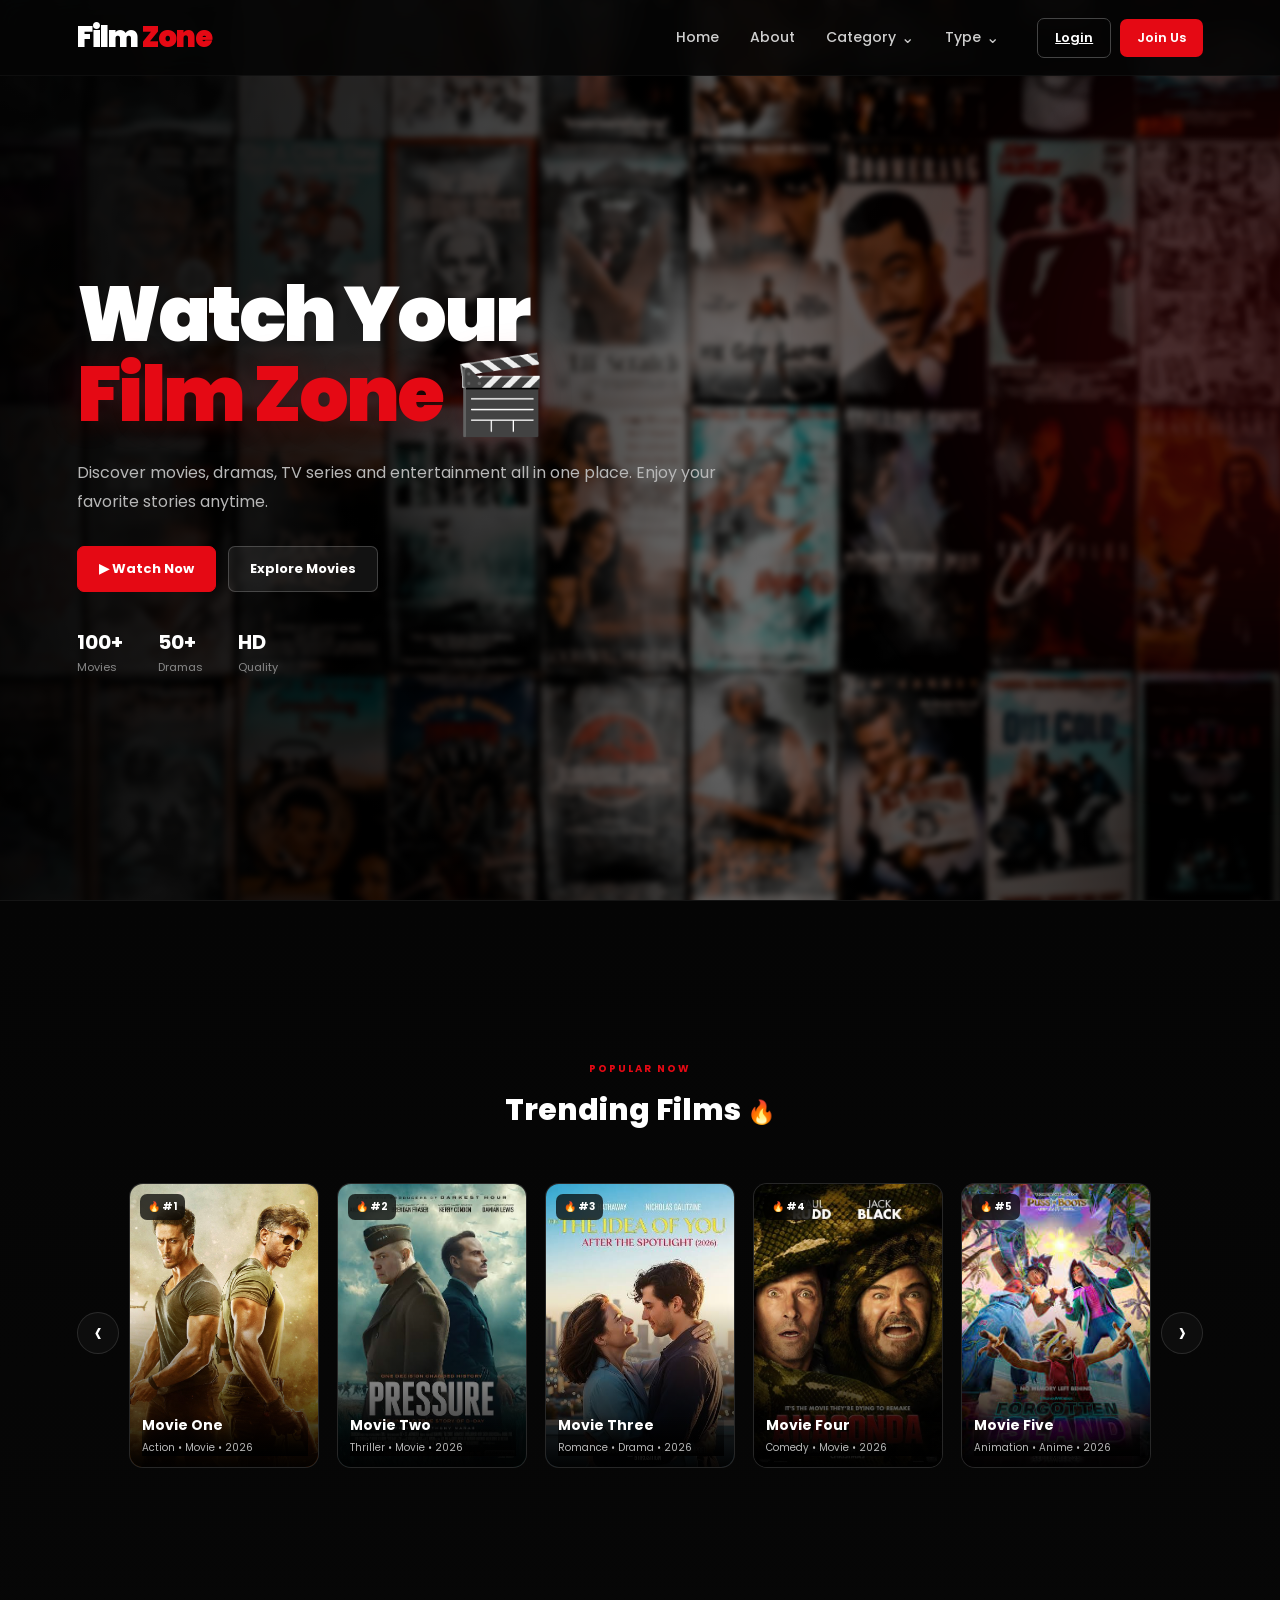
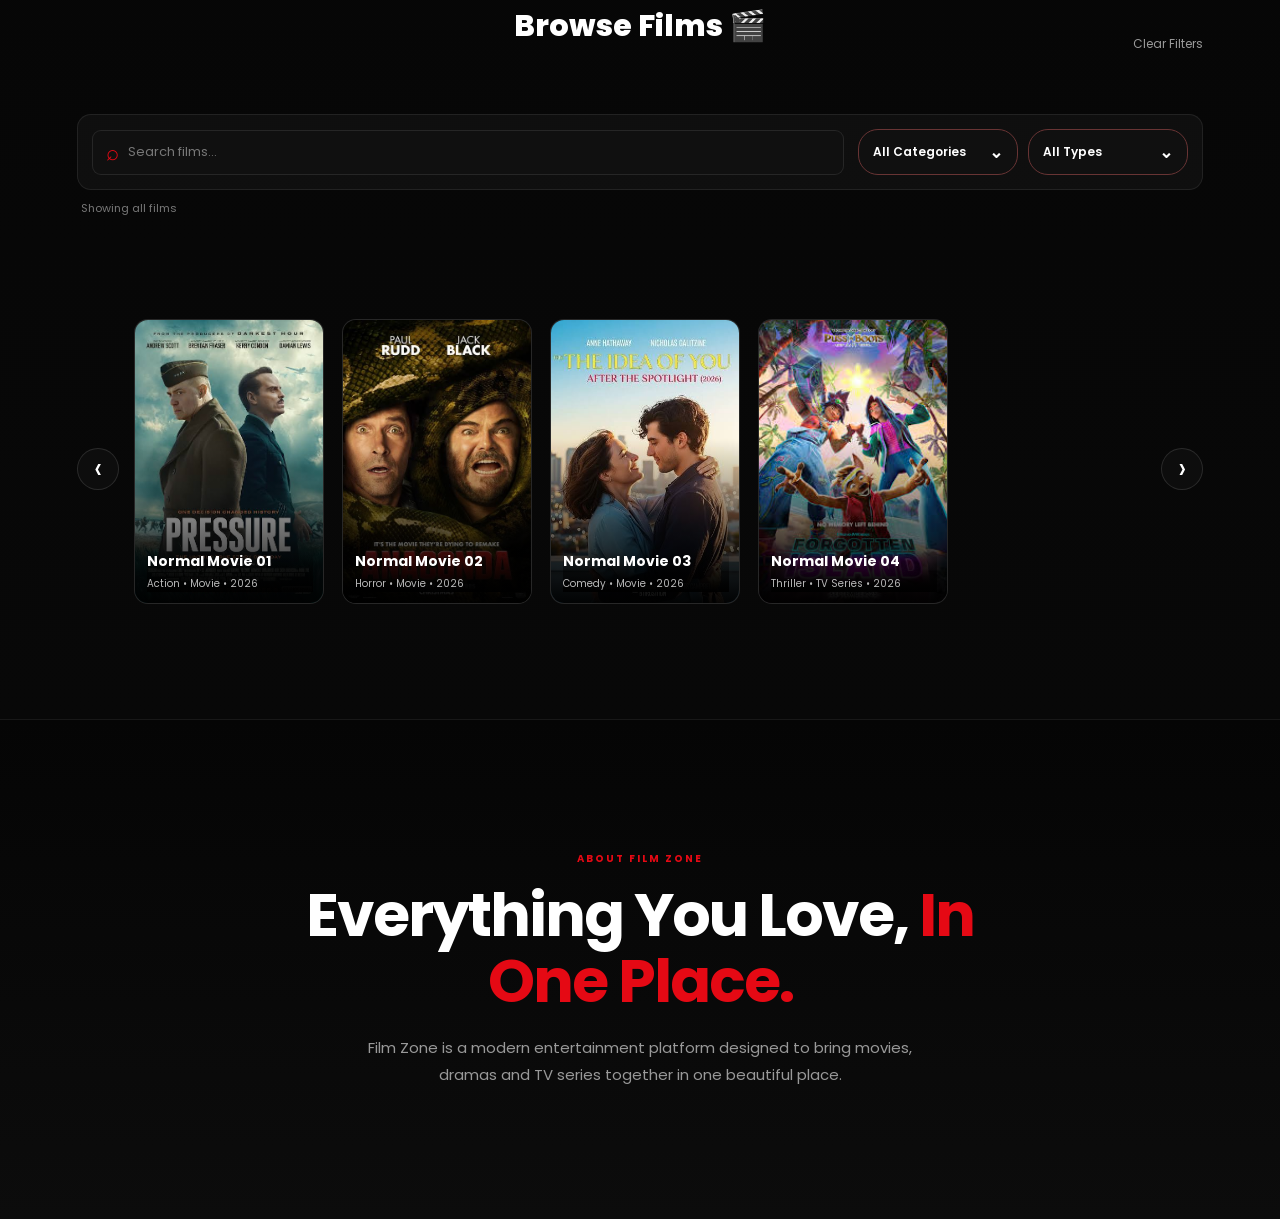
<file: FilmZone_Trending_JoinUs_Updated/index.html>
<!DOCTYPE html>
<html lang="en">

<head>

    <meta charset="UTF-8">

    <meta
        name="viewport"
        content="width=device-width, initial-scale=1.0"
    >

    <title>Film Zone</title>

    <link
        rel="stylesheet"
        href="style.css"
    >

    <!-- Google Font -->
    <link
        rel="preconnect"
        href="https://fonts.googleapis.com"
    >

    <link
        rel="preconnect"
        href="https://fonts.gstatic.com"
        crossorigin
    >

    <link
        href="https://fonts.googleapis.com/css2?family=Poppins:wght@300;400;500;600;700;800;900&display=swap"
        rel="stylesheet"
    >

    <!-- Font Awesome -->
    <link
        rel="stylesheet"
        href="https://cdnjs.cloudflare.com/ajax/libs/font-awesome/6.7.2/css/all.min.css"
    >

</head>


<body>


<!-- =====================================================
     HEADER
===================================================== -->

<header class="header">

    <!-- LOGO -->
    <a href="#home" class="logo">
        Film <span>Zone</span>
    </a>


    <!-- NAVIGATION -->
    <nav class="nav-bar">

        <!-- MOBILE MENU BUTTON -->
        <button
            class="menu-toggle"
            id="menuToggle"
            type="button"
            aria-label="Open menu"
            aria-expanded="false"
        >
            <i class="fa-solid fa-bars"></i>
        </button>


        <!-- MOBILE LOGO -->
        <div class="mobile-menu-logo">

            <a href="#home">
                <span>Film</span>
                <strong>Zone</strong>
            </a>

        </div>


        <!-- NAV MENU -->
        <ul class="nav-list" id="navList">


            <!-- HOME -->
            <li>

                <a href="#home">
                    Home
                </a>

            </li>


            <!-- ABOUT -->
            <li>

                <a href="#about">
                    About
                </a>

            </li>


            <!-- CATEGORY -->
            <li class="dropdown-parent">

                <a
                    href="#"
                    class="dropdown-toggle"
                >
                    Category
                    <span class="arrow">⌄</span>
                </a>


                <ul class="dropdown">

                    <li>
                        <a href="#movies">Action</a>
                    </li>

                    <li>
                        <a href="#movies">Thriller</a>
                    </li>

                    <li>
                        <a href="#movies">Romance</a>
                    </li>

                    <li>
                        <a href="#movies">Comedy</a>
                    </li>

                    <li>
                        <a href="#movies">Horror</a>
                    </li>

                </ul>

            </li>


            <!-- TYPE -->
            <li class="dropdown-parent">

                <a
                    href="#"
                    class="dropdown-toggle"
                >
                    Type
                    <span class="arrow">⌄</span>
                </a>


                <ul class="dropdown">

                    <li>
                        <a href="#movies">Movies</a>
                    </li>

                    <li>
                        <a href="#movies">Dramas</a>
                    </li>

                    <li>
                        <a href="#movies">TV Series</a>
                    </li>

                    <li>
                        <a href="#movies">Anime</a>
                    </li>

                </ul>

            </li>


            <!-- MOBILE BUTTONS -->
            <li class="mobile-buttons">

                <a href="login.html" class="login">
                Login
                  </a>

                  
                <button
                    class="join-us"
                    onclick="joinUser()"
                    type="button"
                >
                    Join Us
                </button>

            </li>

        </ul>


        <!-- DESKTOP BUTTONS -->
        <div class="nav-buttons">

         <a href="login.html" class="login">
            Login
                </a>


            <button
                class="join-us"
                onclick="joinUser()"
                type="button"
            >
                Join Us
            </button>

        </div>

    </nav>

</header>



<!-- =====================================================
     MAIN
===================================================== -->

<main>


<!-- =====================================================
     HERO SECTION
===================================================== -->

<section
    class="Home"
    id="home"
>


    <!-- BACKGROUND -->

    <div class="home-bg">

        <img
            src="img/tyson-moultrie-BQTHOGNHo08-unsplash.jpg"
            alt=""
        >

    </div>


    <!-- OVERLAY -->

    <div class="home-overlay"></div>


    <!-- HERO CONTENT -->

    <div class="home-content">

        <h1 class="welcome">

            Watch Your

            <span>
                Film Zone 🎬
            </span>

        </h1>


        <p class="ph">

            Discover movies, dramas, TV series and
            entertainment all in one place.
            Enjoy your favorite stories anytime.

        </p>


        <!-- HERO BUTTONS -->

        <div class="hero-buttons">

            <button
                class="watch-btn"
                onclick="watchNow()"
                type="button"
            >
                ▶ Watch Now
            </button>


            <button
                class="explore-btn"
                onclick="exploreMovies()"
                type="button"
            >
                Explore Movies
            </button>

        </div>


        <!-- HERO STATS -->

        <div class="hero-stats">


            <div class="stat">

                <strong>
                    100+
                </strong>

                <span>
                    Movies
                </span>

            </div>


            <div class="stat">

                <strong>
                    50+
                </strong>

                <span>
                    Dramas
                </span>

            </div>


            <div class="stat">

                <strong>
                    HD
                </strong>

                <span>
                    Quality
                </span>

            </div>


        </div>

    </div>

</section>



<!-- =====================================================
     MOVIE LIBRARY
===================================================== -->

<section
    class="Home-movies"
    aria-label="Film Library"
>


<div
    class="trending"
    id="movies"
>


<!-- =====================================================
     TRENDING FILMS
===================================================== -->

<div class="film-section">


    <!-- SECTION HEADING -->

    <div class="film-section-heading">

        <div>

            <span class="small-title">
                POPULAR NOW
            </span>


            <h2 class="Title-fire">

                Trending Films
                <span>🔥</span>

            </h2>

        </div>

    </div>



    <!-- TRENDING SLIDER -->

    <div class="slider-wrapper">


        <!-- PREVIOUS -->

        <button
            class="slider-btn slider-prev"
            onclick="slideMovies('trendingGrid', -1)"
            aria-label="Previous trending movies"
            type="button"
        >
            ‹
        </button>


        <!-- TRENDING GRID -->

        <div
            class="image-slider movie-grid"
            id="trendingGrid"
        >


            <!-- TRENDING 01 -->

            <div
                class="movie-card trending-card"
                data-title="Movie One"
                data-category="action"
                data-type="movie"
                data-year="2026"
                data-trending="true"
            >

                <div class="trending-badge">
                    🔥 #1
                </div>


                <img
                    src="img/must-watch20movies.webp"
                    alt="Movie One"
                >


                <div class="movie-info">

                    <h3>
                        Movie One
                    </h3>

                    <p>
                        Action • Movie • 2026
                    </p>

                </div>

            </div>



            <!-- TRENDING 02 -->

            <div
                class="movie-card trending-card"
                data-title="Movie Two"
                data-category="thriller"
                data-type="movie"
                data-year="2026"
                data-trending="true"
            >

                <div class="trending-badge">
                    🔥 #2
                </div>


                <img
                    src="img/images.jpg"
                    alt="Movie Two"
                >


                <div class="movie-info">

                    <h3>
                        Movie Two
                    </h3>

                    <p>
                        Thriller • Movie • 2026
                    </p>

                </div>

            </div>



            <!-- TRENDING 03 -->

            <div
                class="movie-card trending-card"
                data-title="Movie Three"
                data-category="romance"
                data-type="drama"
                data-year="2026"
                data-trending="true"
            >

                <div class="trending-badge">
                    🔥 #3
                </div>


                <img
                    src="img/images (2).jpg"
                    alt="Movie Three"
                >


                <div class="movie-info">

                    <h3>
                        Movie Three
                    </h3>

                    <p>
                        Romance • Drama • 2026
                    </p>

                </div>

            </div>



            <!-- TRENDING 04 -->

            <div
                class="movie-card trending-card"
                data-title="Movie Four"
                data-category="comedy"
                data-type="movie"
                data-year="2026"
                data-trending="true"
            >

                <div class="trending-badge">
                    🔥 #4
                </div>


                <img
                    src="img/images (1).jpg"
                    alt="Movie Four"
                >


                <div class="movie-info">

                    <h3>
                        Movie Four
                    </h3>

                    <p>
                        Comedy • Movie • 2026
                    </p>

                </div>

            </div>



            <!-- TRENDING 05 -->

            <div
                class="movie-card trending-card"
                data-title="Movie Five"
                data-category="animation"
                data-type="anime"
                data-year="2026"
                data-trending="true"
            >

                <div class="trending-badge">
                    🔥 #5
                </div>


                <img
                    src="img/images (3).jpg"
                    alt="Movie Five"
                >


                <div class="movie-info">

                    <h3>
                        Movie Five
                    </h3>

                    <p>
                        Animation • Anime • 2026
                    </p>

                </div>

            </div>

        </div>


        <!-- NEXT -->

        <button
            class="slider-btn slider-next"
            onclick="slideMovies('trendingGrid', 1)"
            aria-label="Next trending movies"
            type="button"
        >
            ›
        </button>

    </div>

</div>



<!-- =====================================================
     SEARCH / FILTER
===================================================== -->

<div class="normal-film-tools">


    <!-- SECTION TITLE -->

    <div class="section-title">

        <div>

            <span class="small-title"></span>


            <h2 class="browse-films">
                Browse Films 🎬
            </h2>

        </div>


        <button
            class="see-all"
            id="clearFilters"
            type="button"
        >
            Clear Filters
        </button>

    </div>



    <!-- SEARCH + FILTER -->

    <div class="movie-tools">


        <!-- SEARCH -->

        <div class="movie-search">

            <span>
                ⌕
            </span>


            <input
                type="search"
                id="movieSearch"
                placeholder="Search films..."
                autocomplete="off"
                aria-label="Search films"
            >

        </div>



        <!-- =================================================
             CUSTOM FILTERS
        ================================================== -->

        <div class="filter-group">


            <!-- CATEGORY -->

            <div
                class="filter-dropdown"
                id="categoryFilterBox"
            >

                <button
                    class="filter-dropdown-btn"
                    id="categoryFilterBtn"
                    type="button"
                    aria-expanded="false"
                    aria-haspopup="true"
                >

                    <span id="categoryFilterText">
                        All Categories
                    </span>

                    <span class="filter-arrow">
                        ⌄
                    </span>

                </button>


                <div
                    class="filter-dropdown-menu"
                    role="menu"
                >


                    <button
                        type="button"
                        data-value="all"
                    >
                        All Categories
                    </button>


                    <button
                        type="button"
                        data-value="action"
                    >
                        Action
                    </button>


                    <button
                        type="button"
                        data-value="thriller"
                    >
                        Thriller
                    </button>


                    <button
                        type="button"
                        data-value="romance"
                    >
                        Romance
                    </button>


                    <button
                        type="button"
                        data-value="comedy"
                    >
                        Comedy
                    </button>


                    <button
                        type="button"
                        data-value="horror"
                    >
                        Horror
                    </button>


                    <button
                        type="button"
                        data-value="animation"
                    >
                        Animation
                    </button>


                </div>

            </div>



            <!-- TYPE -->

            <div
                class="filter-dropdown"
                id="typeFilterBox"
            >

                <button
                    class="filter-dropdown-btn"
                    id="typeFilterBtn"
                    type="button"
                    aria-expanded="false"
                    aria-haspopup="true"
                >

                    <span id="typeFilterText">
                        All Types
                    </span>

                    <span class="filter-arrow">
                        ⌄
                    </span>

                </button>


                <div
                    class="filter-dropdown-menu"
                    role="menu"
                >


                    <button
                        type="button"
                        data-value="all"
                    >
                        All Types
                    </button>


                    <button
                        type="button"
                        data-value="movie"
                    >
                        Movies
                    </button>


                    <button
                        type="button"
                        data-value="drama"
                    >
                        Dramas
                    </button>


                    <button
                        type="button"
                        data-value="series"
                    >
                        TV Series
                    </button>


                    <button
                        type="button"
                        data-value="anime"
                    >
                        Anime
                    </button>


                </div>

            </div>



            <!--
                HIDDEN VALUES

                Existing filtering JS එකට
                මේ IDs use කරන්න පුළුවන්.
            -->

            <input
                type="hidden"
                id="categoryFilter"
                value="all"
            >


            <input
                type="hidden"
                id="typeFilter"
                value="all"
            >

        </div>

    </div>



    <!-- RESULT COUNT -->

    <div
        class="movie-result-count"
        id="movieResultCount"
    >
        Showing all films
    </div>


</div>



<!-- =====================================================
     NORMAL FILMS
===================================================== -->

<div class="film-section normal-films-section">


    <div class="film-section-heading">
    </div>



    <!-- NORMAL SLIDER -->

    <div class="slider-wrapper">


        <!-- PREVIOUS -->

        <button
            class="slider-btn slider-prev"
            onclick="slideMovies('normalGrid', -1)"
            aria-label="Previous normal movies"
            type="button"
        >
            ‹
        </button>



        <!-- NORMAL MOVIES -->

        <div
            class="image-slider movie-grid"
            id="normalGrid"
        >


            <!-- NORMAL FILM 01 -->

            <div
                class="movie-card normal-card"
                data-title="Normal Movie 01"
                data-category="action"
                data-type="movie"
                data-year="2026"
            >

                <img
                    src="img/images.jpg"
                    alt="Normal Movie 01"
                >


                <div class="movie-info">

                    <h3>
                        Normal Movie 01
                    </h3>

                    <p>
                        Action • Movie • 2026
                    </p>

                </div>

            </div>



            <!-- NORMAL FILM 02 -->

            <div
                class="movie-card normal-card"
                data-title="Normal Movie 02"
                data-category="horror"
                data-type="movie"
                data-year="2026"
            >

                <img
                    src="img/images (1).jpg"
                    alt="Normal Movie 02"
                >


                <div class="movie-info">

                    <h3>
                        Normal Movie 02
                    </h3>

                    <p>
                        Horror • Movie • 2026
                    </p>

                </div>

            </div>



            <!-- NORMAL FILM 03 -->

            <div
                class="movie-card normal-card"
                data-title="Normal Movie 03"
                data-category="comedy"
                data-type="movie"
                data-year="2026"
            >

                <img
                    src="img/images (2).jpg"
                    alt="Normal Movie 03"
                >


                <div class="movie-info">

                    <h3>
                        Normal Movie 03
                    </h3>

                    <p>
                        Comedy • Movie • 2026
                    </p>

                </div>

            </div>



            <!-- NORMAL FILM 04 -->

            <div
                class="movie-card normal-card"
                data-title="Normal Movie 04"
                data-category="thriller"
                data-type="series"
                data-year="2026"
            >

                <img
                    src="img/images (3).jpg"
                    alt="Normal Movie 04"
                >


                <div class="movie-info">

                    <h3>
                        Normal Movie 04
                    </h3>

                    <p>
                        Thriller • TV Series • 2026
                    </p>

                </div>

            </div>


        </div>



        <!-- NEXT -->

        <button
            class="slider-btn slider-next"
            onclick="slideMovies('normalGrid', 1)"
            aria-label="Next normal movies"
            type="button"
        >
            ›
        </button>


    </div>



    <!-- EMPTY RESULT -->

    <div
        class="movie-empty"
        id="movieEmpty"
    >

        <div>
            🎬
        </div>

        <h3>
            No films found
        </h3>

        <p>
            Try another film name, category, or type.
        </p>

    </div>


</div>


</div>

</section>



<!-- =====================================================
     ABOUT
===================================================== -->

<section
    class="about-section"
    id="about"
>


    <div class="about-content">


        <span class="small-title">
            ABOUT FILM ZONE
        </span>


        <h2>

            Everything You Love,

            <span>
                In One Place.
            </span>

        </h2>


        <p>

            Film Zone is a modern entertainment platform
            designed to bring movies, dramas and TV series
            together in one beautiful place.

        </p>


    </div>


</section>


</main>



<!-- =====================================================
     JOIN US MODAL
===================================================== -->

<div
    class="join-modal"
    id="joinModal"
    aria-hidden="true"
>


    <div
        class="join-backdrop"
        onclick="closeJoinModal()"
    ></div>


    <div
        class="join-box"
        role="dialog"
        aria-modal="true"
        aria-labelledby="joinTitle"
    >


        <button
            class="join-close"
            onclick="closeJoinModal()"
            aria-label="Close"
            type="button"
        >
            ×
        </button>


        <div class="join-icon">
            💬
        </div>


        <span class="small-title">
            JOIN FILM ZONE
        </span>


        <h2 id="joinTitle">
            Join Us on WhatsApp
        </h2>


        <p>

            Join our WhatsApp community to get Film Zone
            updates, new film announcements and other
            information.

        </p>



        <!-- WHATSAPP -->

        <div class="whatsapp-list">


            <a
                class="whatsapp-link"
                href="https://wa.me/94700000000"
                target="_blank"
                rel="noopener"
            >

                <span>
                    WhatsApp 01
                </span>

                <strong>
                    +94 70 000 0000
                </strong>

            </a>



            <a
                class="whatsapp-link"
                href="https://wa.me/94710000000"
                target="_blank"
                rel="noopener"
            >

                <span>
                    WhatsApp 02
                </span>

                <strong>
                    +94 71 000 0000
                </strong>

            </a>


        </div>



        <p class="join-note">

            Replace the placeholder numbers
            with your WhatsApp number.

        </p>


    </div>


</div>



<!-- =====================================================
     JAVASCRIPT
===================================================== -->

<script src="script.js"></script>


</body>

</html>
</file>
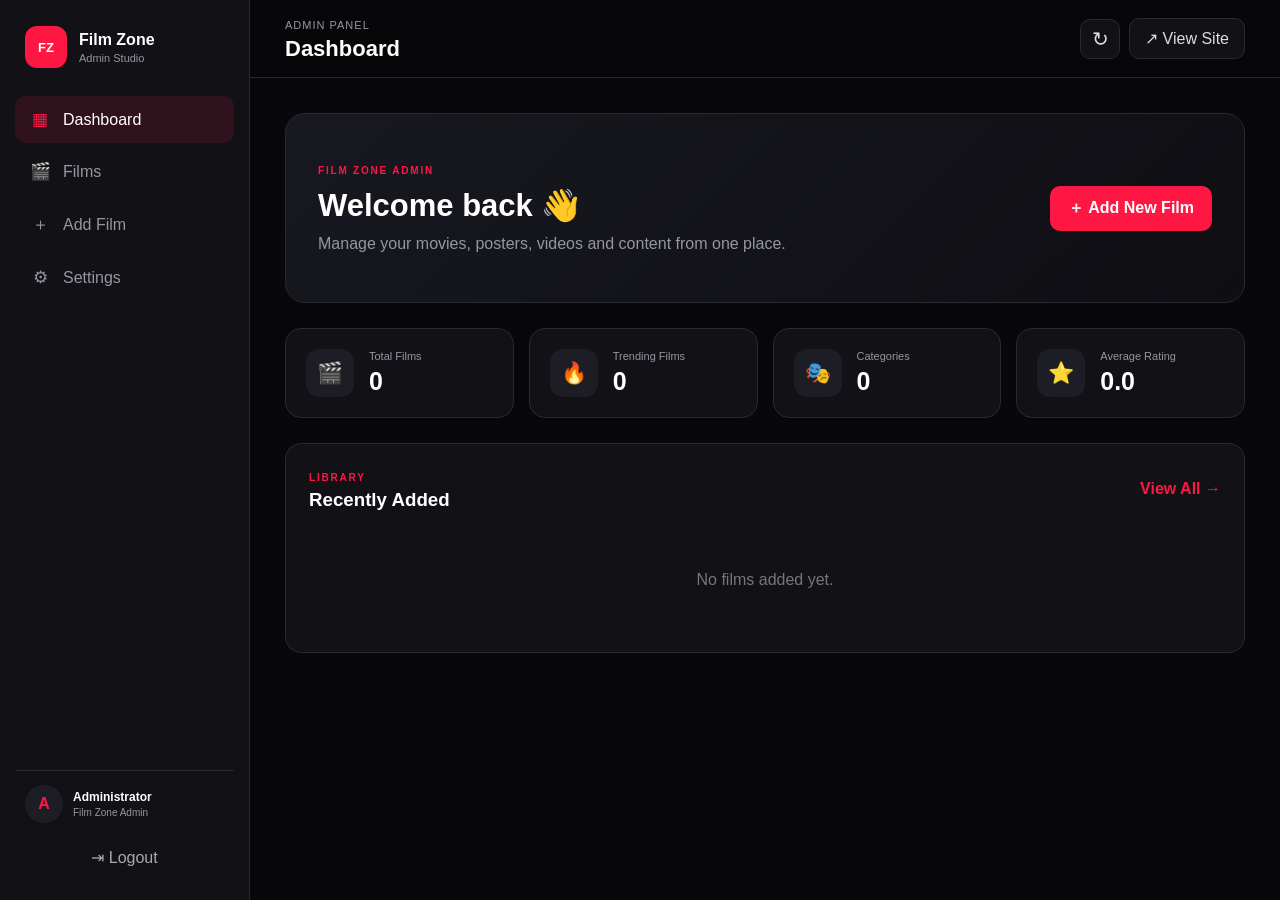
<file: FilmZone_Trending_JoinUs_Updated/admin.html>
<!DOCTYPE html>
<html lang="en">

<head>

    <meta charset="UTF-8">

    <meta
        name="viewport"
        content="width=device-width, initial-scale=1.0"
    >

    <title>Film Zone | Admin Panel</title>

    <link
        rel="stylesheet"
        href="admin.css"
    >

</head>


<body>


<!-- ==================================================
     MOBILE OVERLAY
================================================== -->

<div
    class="sidebar-overlay"
    id="sidebarOverlay"
></div>


<!-- ==================================================
     SIDEBAR
================================================== -->

<aside class="sidebar" id="sidebar">

    <div class="brand">

        <div class="brand-icon">
            FZ
        </div>

        <div>

            <strong>Film Zone</strong>

            <small>Admin Studio</small>

        </div>

    </div>


    <nav class="sidebar-nav">

        <button
            class="nav-link active"
            data-section="dashboard"
        >
            <span>▦</span>
            Dashboard
        </button>


        <button
            class="nav-link"
            data-section="films"
        >
            <span>🎬</span>
            Films
        </button>


        <button
            class="nav-link"
            data-section="add-film"
        >
            <span>＋</span>
            Add Film
        </button>


        <button
            class="nav-link"
            data-section="settings"
        >
            <span>⚙</span>
            Settings
        </button>

    </nav>


    <div class="sidebar-bottom">

        <div class="admin-mini">

            <div class="admin-avatar">
                A
            </div>

            <div>

                <strong>Administrator</strong>

                <small>Film Zone Admin</small>

            </div>

        </div>


        <button
            class="logout-btn"
            id="logoutBtn"
        >
            ⇥ Logout
        </button>

    </div>

</aside>


<!-- ==================================================
     MAIN
================================================== -->

<main class="main">


    <!-- TOPBAR -->

    <header class="topbar">

        <button
            class="mobile-menu"
            id="mobileMenu"
        >
            ☰
        </button>


        <div class="page-heading">

            <span>Admin Panel</span>

            <h1 id="pageTitle">
                Dashboard
            </h1>

        </div>


        <div class="top-actions">

            <button
                class="icon-btn"
                id="refreshBtn"
                title="Refresh"
            >
                ↻
            </button>


            <button
                class="view-site-btn"
                id="viewSiteBtn"
            >
                ↗ View Site
            </button>

        </div>

    </header>


    <!-- ==================================================
         DASHBOARD
    ================================================== -->

    <section
        class="content-section active"
        id="dashboard"
    >

        <div class="welcome">

            <div>

                <span class="eyebrow">
                    FILM ZONE ADMIN
                </span>

                <h2>
                    Welcome back 👋
                </h2>

                <p>
                    Manage your movies, posters,
                    videos and content from one place.
                </p>

            </div>


            <button
                class="primary-btn"
                data-open-section="add-film"
            >
                ＋ Add New Film
            </button>

        </div>


        <!-- STAT CARDS -->

        <div class="stats-grid">

            <div class="stat-card">

                <div class="stat-icon">
                    🎬
                </div>

                <div>

                    <span>Total Films</span>

                    <strong id="totalFilms">
                        0
                    </strong>

                </div>

            </div>


            <div class="stat-card">

                <div class="stat-icon">
                    🔥
                </div>

                <div>

                    <span>Trending Films</span>

                    <strong id="trendingFilms">
                        0
                    </strong>

                </div>

            </div>


            <div class="stat-card">

                <div class="stat-icon">
                    🎭
                </div>

                <div>

                    <span>Categories</span>

                    <strong id="totalCategories">
                        0
                    </strong>

                </div>

            </div>


            <div class="stat-card">

                <div class="stat-icon">
                    ⭐
                </div>

                <div>

                    <span>Average Rating</span>

                    <strong id="averageRating">
                        0.0
                    </strong>

                </div>

            </div>

        </div>


        <!-- RECENT FILMS -->

        <div class="section-card">

            <div class="section-card-head">

                <div>

                    <span class="eyebrow">
                        LIBRARY
                    </span>

                    <h3>
                        Recently Added
                    </h3>

                </div>


                <button
                    class="text-btn"
                    data-open-section="films"
                >
                    View All →
                </button>

            </div>


            <div
                class="recent-films"
                id="recentFilms"
            ></div>

        </div>

    </section>


    <!-- ==================================================
         FILMS
    ================================================== -->

    <section
        class="content-section"
        id="films"
    >

        <div class="section-header">

            <div>

                <span class="eyebrow">
                    MOVIE LIBRARY
                </span>

                <h2>
                    All Films
                </h2>

                <p>
                    Search and manage all your films.
                </p>

            </div>


            <button
                class="primary-btn"
                data-open-section="add-film"
            >
                ＋ Add Film
            </button>

        </div>


        <div class="toolbar">

            <div class="search-box">

                <span>⌕</span>

                <input
                    type="search"
                    id="filmSearch"
                    placeholder="Search films..."
                >

            </div>


            <select id="categorySort">

                <option value="all">
                    All Categories
                </option>

                <option value="action">
                    Action
                </option>

                <option value="thriller">
                    Thriller
                </option>

                <option value="romance">
                    Romance
                </option>

                <option value="comedy">
                    Comedy
                </option>

                <option value="horror">
                    Horror
                </option>

                <option value="animation">
                    Animation
                </option>

            </select>


            <select id="typeSort">

                <option value="all">
                    All Types
                </option>

                <option value="movie">
                    Movie
                </option>

                <option value="drama">
                    Drama
                </option>

                <option value="series">
                    TV Series
                </option>

                <option value="anime">
                    Anime
                </option>

            </select>

        </div>


        <div
            class="film-grid"
            id="filmGrid"
        ></div>


        <div
            class="empty-state"
            id="filmEmpty"
        >

            <div>
                🎬
            </div>

            <h3>
                No films found
            </h3>

            <p>
                Add your first film or change
                your search filters.
            </p>

        </div>

    </section>


    <!-- ==================================================
         ADD / EDIT FILM
    ================================================== -->

    <section
        class="content-section"
        id="add-film"
    >

        <div class="section-header">

            <div>

                <span class="eyebrow">
                    CONTENT MANAGER
                </span>

                <h2 id="formTitle">
                    Add New Film
                </h2>

                <p>
                    Add or edit movie information.
                </p>

            </div>

        </div>


        <form
            class="film-form"
            id="filmForm"
        >

            <input
                type="hidden"
                id="filmId"
            >


            <!-- BASIC INFORMATION -->

            <div class="form-card">

                <div class="form-card-title">

                    <span>01</span>

                    <div>

                        <h3>
                            Basic Information
                        </h3>

                        <p>
                            Enter the main movie details.
                        </p>

                    </div>

                </div>


                <div class="form-grid">

                    <div class="field full">

                        <label>
                            Film Title *
                        </label>

                        <input
                            type="text"
                            id="filmTitle"
                            placeholder="Enter film title"
                            required
                        >

                    </div>


                    <div class="field">

                        <label>
                            Category *
                        </label>

                        <select
                            id="filmCategory"
                            required
                        >

                            <option value="">
                                Select category
                            </option>

                            <option value="action">
                                Action
                            </option>

                            <option value="thriller">
                                Thriller
                            </option>

                            <option value="romance">
                                Romance
                            </option>

                            <option value="comedy">
                                Comedy
                            </option>

                            <option value="horror">
                                Horror
                            </option>

                            <option value="animation">
                                Animation
                            </option>

                        </select>

                    </div>


                    <div class="field">

                        <label>
                            Type *
                        </label>

                        <select
                            id="filmType"
                            required
                        >

                            <option value="">
                                Select type
                            </option>

                            <option value="movie">
                                Movie
                            </option>

                            <option value="drama">
                                Drama
                            </option>

                            <option value="series">
                                TV Series
                            </option>

                            <option value="anime">
                                Anime
                            </option>

                        </select>

                    </div>


                    <div class="field">

                        <label>
                            Release Year
                        </label>

                        <input
                            type="number"
                            id="filmYear"
                            min="1900"
                            max="2100"
                            placeholder="2026"
                        >

                    </div>


                    <div class="field">

                        <label>
                            Rating
                        </label>

                        <input
                            type="number"
                            id="filmRating"
                            min="0"
                            max="10"
                            step="0.1"
                            placeholder="8.5"
                        >

                    </div>


                    <div class="field full">

                        <label>
                            Description
                        </label>

                        <textarea
                            id="filmDescription"
                            rows="5"
                            placeholder="Write a short description about the film..."
                        ></textarea>

                    </div>


                    <div class="field full">

                        <label>
                            Tags
                        </label>

                        <input
                            type="text"
                            id="filmTags"
                            placeholder="action, adventure, superhero"
                        >

                        <small>
                            Separate tags using commas.
                        </small>

                    </div>

                </div>

            </div>


            <!-- MEDIA -->

            <div class="form-card">

                <div class="form-card-title">

                    <span>02</span>

                    <div>

                        <h3>
                            Media
                        </h3>

                        <p>
                            Add poster and video.
                        </p>

                    </div>

                </div>


                <div class="media-grid">


                    <!-- POSTER -->

                    <div class="upload-box">

                        <div class="upload-label">

                            <strong>
                                🖼️ Poster
                            </strong>

                            <small>
                                JPG, PNG or WEBP
                            </small>

                        </div>


                        <label
                            class="upload-area"
                            for="posterInput"
                        >

                            <div
                                class="poster-preview"
                                id="posterPreview"
                            >

                                <span>
                                    🖼️
                                </span>

                                <p>
                                    Click to upload poster
                                </p>

                            </div>

                        </label>


                        <input
                            type="file"
                            id="posterInput"
                            accept="image/*"
                            hidden
                        >

                    </div>


                    <!-- VIDEO -->

                    <div class="upload-box">

                        <div class="upload-label">

                            <strong>
                                🎥 Video
                            </strong>

                            <small>
                                MP4, WebM, MOV
                            </small>

                        </div>


                        <label
                            class="upload-area video-upload"
                            for="videoInput"
                        >

                            <div
                                class="video-preview"
                                id="videoPreview"
                            >

                                <span>
                                    ▶
                                </span>

                                <p>
                                    Click to select video
                                </p>

                                <small id="videoName">
                                    No video selected
                                </small>

                            </div>

                        </label>


                        <input
                            type="file"
                            id="videoInput"
                            accept="video/*"
                            hidden
                        >

                    </div>

                </div>

            </div>


            <!-- PUBLISH SETTINGS -->

            <div class="form-card">

                <div class="form-card-title">

                    <span>03</span>

                    <div>

                        <h3>
                            Publishing
                        </h3>

                        <p>
                            Control how the film appears
                            on your website.
                        </p>

                    </div>

                </div>


                <div class="publish-options">

                    <label class="toggle-row">

                        <div>

                            <strong>
                                🔥 Trending Film
                            </strong>

                            <small>
                                Show this film in
                                Popular Now / Trending.
                            </small>

                        </div>


                        <span class="switch">

                            <input
                                type="checkbox"
                                id="filmTrending"
                            >

                            <span></span>

                        </span>

                    </label>


                    <label class="toggle-row">

                        <div>

                            <strong>
                                👁️ Published
                            </strong>

                            <small>
                                Make this film visible
                                on the website.
                            </small>

                        </div>


                        <span class="switch">

                            <input
                                type="checkbox"
                                id="filmPublished"
                                checked
                            >

                            <span></span>

                        </span>

                    </label>

                </div>

            </div>


            <!-- FORM ACTIONS -->

            <div class="form-actions">

                <button
                    type="button"
                    class="secondary-btn"
                    id="cancelEdit"
                >
                    Cancel
                </button>


                <button
                    type="submit"
                    class="primary-btn"
                    id="saveFilmBtn"
                >
                    ＋ Add Film
                </button>

            </div>

        </form>

    </section>


    <!-- ==================================================
         SETTINGS
    ================================================== -->

    <section
        class="content-section"
        id="settings"
    >

        <div class="section-header">

            <div>

                <span class="eyebrow">
                    ADMIN SETTINGS
                </span>

                <h2>
                    Settings
                </h2>

                <p>
                    Manage basic Film Zone settings.
                </p>

            </div>

        </div>


        <div class="settings-grid">

            <div class="setting-card">

                <div class="setting-icon">
                    🎨
                </div>

                <h3>
                    Website Appearance
                </h3>

                <p>
                    Appearance settings can be
                    connected here later.
                </p>

                <button
                    class="secondary-btn"
                    disabled
                >
                    Coming Soon
                </button>

            </div>


            <div class="setting-card">

                <div class="setting-icon">
                    🔥
                </div>

                <h3>
                    Trending
                </h3>

                <p>
                    Manage which films appear
                    in the trending section.
                </p>

                <button
                    class="secondary-btn"
                    data-open-section="films"
                >
                    Manage Films
                </button>

            </div>


            <div class="setting-card">

                <div class="setting-icon">
                    ☁️
                </div>

                <h3>
                    Firebase
                </h3>

                <p>
                    Cloud database and storage
                    will be connected later.
                </p>

                <button
                    class="secondary-btn"
                    disabled
                >
                    Not Connected
                </button>

            </div>

        </div>

    </section>


</main>


<!-- ==================================================
     FILM PREVIEW MODAL
================================================== -->

<div
    class="preview-modal"
    id="previewModal"
>

    <div class="preview-box">

        <button
            class="modal-close"
            id="closePreview"
        >
            ×
        </button>


        <div
            class="preview-media"
            id="previewMedia"
        ></div>


        <div class="preview-content">

            <span
                class="preview-category"
                id="previewCategory"
            >
                Action
            </span>

            <h2 id="previewTitle">
                Film Title
            </h2>

            <div
                class="preview-meta"
                id="previewMeta"
            ></div>

            <p id="previewDescription"></p>

        </div>

    </div>

</div>


<!-- ==================================================
     TOAST
================================================== -->

<div
    class="toast"
    id="toast"
></div>


<script src="admin.js"></script>

</body>

</html>
</file>
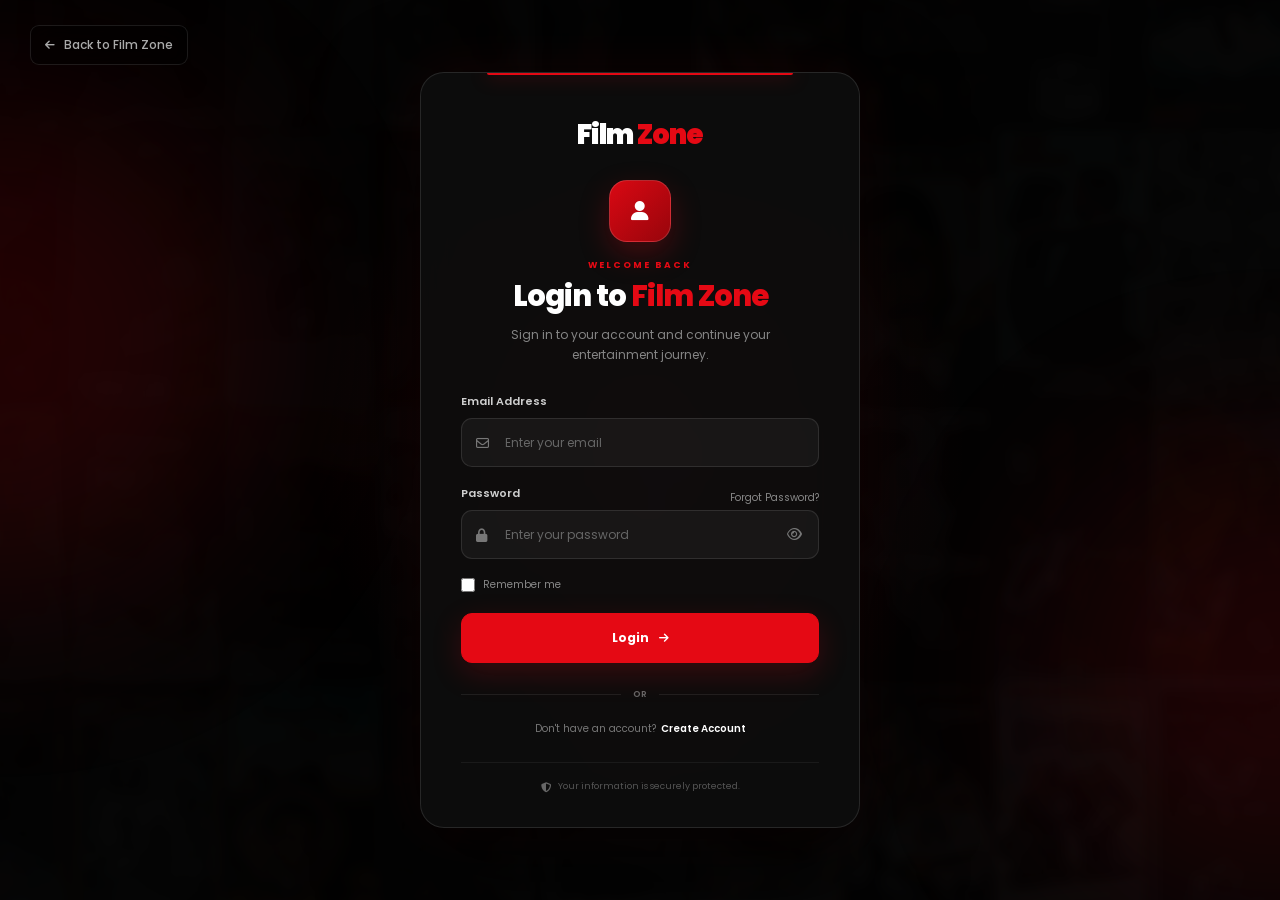
<file: FilmZone_Trending_JoinUs_Updated/login.html>
<!DOCTYPE html>
<html lang="en">

<head>

    <meta charset="UTF-8">

    <meta
        name="viewport"
        content="width=device-width, initial-scale=1.0"
    >

    <title>Login | Film Zone</title>

    <!-- Google Font -->
    <link
        rel="preconnect"
        href="https://fonts.googleapis.com"
    >

    <link
        rel="preconnect"
        href="https://fonts.gstatic.com"
        crossorigin
    >

    <link
        href="https://fonts.googleapis.com/css2?family=Poppins:wght@300;400;500;600;700;800;900&display=swap"
        rel="stylesheet"
    >

    <!-- Font Awesome -->
    <link
        rel="stylesheet"
        href="https://cdnjs.cloudflare.com/ajax/libs/font-awesome/6.7.2/css/all.min.css"
    >

    <!-- Login CSS -->
    <link
        rel="stylesheet"
        href="login.css"
    >

</head>


<body>


<!-- =====================================================
     LOGIN PAGE
===================================================== -->

<main class="login-page">


    <!-- BACKGROUND -->
    <div class="login-bg"></div>

    <div class="login-overlay"></div>


    <!-- BACK TO HOME -->
    <a
        href="index.html"
        class="back-home"
    >

        <i class="fa-solid fa-arrow-left"></i>

        <span>
            Back to Film Zone
        </span>

    </a>



    <!-- LOGIN CARD -->

    <section class="login-card">


        <!-- LOGO -->

        <a
            href="index.html"
            class="login-logo"
        >

            Film
            <span>
                Zone
            </span>

        </a>


        <!-- ICON -->

        <div class="login-icon">

            <i class="fa-solid fa-user"></i>

        </div>


        <!-- HEADING -->

        <span class="login-small-title">
            WELCOME BACK
        </span>


        <h1>
            Login to
            <span>
                Film Zone
            </span>
        </h1>


        <p class="login-description">

            Sign in to your account and
            continue your entertainment journey.

        </p>



        <!-- FORM -->

        <form
            id="loginForm"
            class="login-form"
        >


            <!-- EMAIL -->

            <div class="input-group">

                <label for="email">
                    Email Address
                </label>


                <div class="input-wrapper">

                    <i class="fa-regular fa-envelope"></i>


                    <input
                        type="email"
                        id="email"
                        placeholder="Enter your email"
                        autocomplete="email"
                        required
                    >

                </div>

            </div>



            <!-- PASSWORD -->

            <div class="input-group">

                <div class="password-label">

                    <label for="password">
                        Password
                    </label>

                    <a
                        href="#"
                        id="forgotPassword"
                    >
                        Forgot Password?
                    </a>

                </div>


                <div class="input-wrapper">

                    <i class="fa-solid fa-lock"></i>


                    <input
                        type="password"
                        id="password"
                        placeholder="Enter your password"
                        autocomplete="current-password"
                        required
                    >


                    <button
                        type="button"
                        id="togglePassword"
                        class="toggle-password"
                        aria-label="Show password"
                    >

                        <i class="fa-regular fa-eye"></i>

                    </button>

                </div>

            </div>



            <!-- REMEMBER -->

            <label class="remember">

                <input
                    type="checkbox"
                    id="remember"
                >

                <span>
                    Remember me
                </span>

            </label>



            <!-- LOGIN BUTTON -->

            <button
                type="submit"
                class="login-submit"
                id="loginSubmit"
            >

                <span>
                    Login
                </span>

                <i class="fa-solid fa-arrow-right"></i>

            </button>


        </form>



        <!-- DIVIDER -->

        <div class="divider">

            <span></span>

            <small>
                OR
            </small>

            <span></span>

        </div>



        <!-- REGISTER -->

        <div class="register-text">

            <span>
                Don't have an account?
            </span>


            <a href="register.html">
                Create Account
            </a>

        </div>



        <!-- SECURITY -->

        <div class="security">

            <i class="fa-solid fa-shield-halved"></i>

            <span>
                Your information is securely protected.
            </span>

        </div>


    </section>


</main>



<!-- =====================================================
     LOGIN JAVASCRIPT
===================================================== -->

<script>

const password =
    document.getElementById("password");

const togglePassword =
    document.getElementById("togglePassword");


/* =====================================================
   SHOW / HIDE PASSWORD
===================================================== */

togglePassword.addEventListener(
    "click",
    function () {

        const icon =
            togglePassword.querySelector("i");


        if (password.type === "password") {

            password.type = "text";

            icon.classList.remove("fa-eye");

            icon.classList.add("fa-eye-slash");

            togglePassword.setAttribute(
                "aria-label",
                "Hide password"
            );

        } else {

            password.type = "password";

            icon.classList.remove("fa-eye-slash");

            icon.classList.add("fa-eye");

            togglePassword.setAttribute(
                "aria-label",
                "Show password"
            );

        }

    }
);


/* =====================================================
   LOGIN FORM
===================================================== */

document
    .getElementById("loginForm")
    .addEventListener(
        "submit",
        function (event) {

            event.preventDefault();

            const email =
                document.getElementById("email").value;

            const passwordValue =
                document.getElementById("password").value;


            if (!email || !passwordValue) {
                return;
            }


            /*
                Firebase Authentication
                එක පස්සේ මෙතන connect කරමු.
            */

            console.log(
                "Login:",
                email
            );

        }
    );


/* =====================================================
   FORGOT PASSWORD
===================================================== */

document
    .getElementById("forgotPassword")
    .addEventListener(
        "click",
        function (event) {

            event.preventDefault();

            alert(
                "Password reset එක Firebase Authentication එකට connect කරමු."
            );

        }
    );

</script>


</body>

</html>
</file>
<file: FilmZone_Trending_JoinUs_Updated/style.css>
/* =====================================================
   FILM ZONE
   MODERN MOVIE WEBSITE
===================================================== */

@import url(
    'https://fonts.googleapis.com/css2?family=Poppins:wght@300;400;500;600;700;800;900&display=swap'
);

/* =====================================================
   RESET
===================================================== */

* {
    margin: 0;
    padding: 0;
    box-sizing: border-box;
}

html {
    scroll-behavior: smooth;
}

body {
    font-family: "Poppins", sans-serif;
    background: #050505;
    color: #fff;
    min-height: 100vh;
    overflow-x: hidden;
}

button,
input,
select {
    font-family: inherit;
}

button {
    outline: none;
}

img {
    max-width: 100%;
}

/* =====================================================
   HEADER
===================================================== */

.header {
    width: 100%;
    min-height: 76px;
    padding: 0 6%;

    display: flex;
    align-items: center;
    justify-content: space-between;

    position: fixed;
    top: 0;
    left: 0;

    z-index: 2000;

    background: rgba(5, 5, 5, 0.88);

    backdrop-filter: blur(12px);
    -webkit-backdrop-filter: blur(12px);

    border-bottom: 1px solid rgba(255,255,255,0.04);

    transition: 0.3s ease;
}

/* =====================================================
   LOGO
===================================================== */

.logo {
    text-decoration: none;
    color: #fff;

    font-size: 29px;
    font-weight: 900;

    letter-spacing: -1px;
    white-space: nowrap;
}

.logo span {
    color: #e50914;
}

/* =====================================================
   NAVIGATION
===================================================== */

.nav-bar {
    display: flex;
    align-items: center;
    gap: 25px;
}

.nav-list {
    display: flex;
    align-items: center;
    gap: 5px;

    list-style: none;
}

.nav-list > li {
    position: relative;
}

.nav-list > li > a {
    display: flex;
    align-items: center;
    gap: 5px;

    padding: 10px 13px;

    color: #cfcfcf;
    text-decoration: none;

    font-size: 14px;
    font-weight: 500;

    transition: 0.3s ease;
}

.nav-list > li > a:hover {
    color: #fff;
}

/* =====================================================
   ARROW
===================================================== */

.arrow {
    font-size: 16px;
    transition: 0.3s ease;
}

.dropdown-parent:hover .arrow {
    transform: rotate(180deg);
}

/* =====================================================
   DROPDOWN
===================================================== */

.dropdown {
    position: absolute;

    top: 48px;
    left: 0;

    min-width: 175px;

    padding: 8px;

    list-style: none;

    background: rgba(18,18,18,0.98);

    border: 1px solid rgba(255,255,255,0.08);
    border-radius: 12px;

    opacity: 0;
    visibility: hidden;

    transform: translateY(10px);

    transition: 0.25s ease;

    box-shadow: 0 20px 50px rgba(0,0,0,0.7);
}

.dropdown-parent:hover .dropdown {
    opacity: 1;
    visibility: visible;
    transform: translateY(0);
}

.dropdown li a {
    display: block;

    padding: 11px 13px;

    color: #cfcfcf;
    text-decoration: none;

    border-radius: 8px;

    font-size: 13px;

    transition: 0.2s ease;
}

.dropdown li a:hover {
    background: #e50914;
    color: #fff;
}

/* =====================================================
   NAV BUTTONS
===================================================== */

.nav-buttons {
    display: flex;
    align-items: center;
    gap: 9px;
}

.login,
.join-us {
    border: none;
    cursor: pointer;

    padding: 9px 17px;

    border-radius: 7px;

    font-size: 13px;
    font-weight: 600;

    transition: 0.3s ease;
}

.login {
    color: #fff;
    background: transparent;

    border: 1px solid #444;
}

.login:hover {
    background: #fff;
    color: #000;
}

.join-us {
    color: #fff;
    background: #e50914;
}

.join-us:hover {
    background: #ff1a25;

    transform: translateY(-2px);

    box-shadow:
        0 8px 25px rgba(229,9,20,0.35);
}

/* =====================================================
   HOME
===================================================== */

.Home {
    position: relative;

    min-height: 100vh;

    padding: 120px 6% 70px;

    overflow: hidden;
    isolation: isolate;

    background: #080808;

    display: flex;
    align-items: center;
}

/* =====================================================
   HOME BACKGROUND
===================================================== */

.home-bg {
    position: absolute;

    top: -35px;
    left: -35px;
    right: -35px;
    bottom: -35px;

    z-index: -3;

    overflow: hidden;

    filter: blur(3px);

    transform: scale(1.04);
}

.home-bg img {
    width: 100%;
    height: 100%;

    object-fit: cover;
    object-position: center;
}

/* =====================================================
   HOME OVERLAY
===================================================== */

.home-overlay {
    position: absolute;

    inset: 0;

    z-index: -2;

    background:
        linear-gradient(
            90deg,
            rgba(0,0,0,0.96) 0%,
            rgba(0,0,0,0.82) 30%,
            rgba(0,0,0,0.52) 60%,
            rgba(0,0,0,0.78) 100%
        );
}

/* =====================================================
   RED GLOW
===================================================== */

.Home::after {
    content: "";

    position: absolute;

    width: 550px;
    height: 550px;

    right: -250px;
    top: 80px;

    border-radius: 50%;

    background: rgba(229,9,20,0.13);

    filter: blur(100px);

    z-index: -1;

    pointer-events: none;
}

/* =====================================================
   HOME CONTENT
===================================================== */

.home-content {
    position: relative;

    max-width: 850px;

    z-index: 2;
}

/* =====================================================
   MAIN TITLE
===================================================== */

.welcome {
    max-width: 850px;

    font-size: clamp(44px, 6vw, 78px);

    line-height: 1.05;

    font-weight: 900;

    letter-spacing: -3px;

    color: #fff;

    animation: fadeUp 0.8s ease;
}

.welcome span {
    display: block;

    color: #e50914;

    text-shadow:
        0 0 35px rgba(229,9,20,0.18);
}

/* =====================================================
   DESCRIPTION
===================================================== */

.ph {
    max-width: 650px;

    margin-top: 24px;

    color: #b7b7b7;

    font-size: 16px;

    line-height: 1.8;

    animation: fadeUp 1s ease;
}

/* =====================================================
   HERO BUTTONS
===================================================== */

.hero-buttons {
    display: flex;
    align-items: center;

    gap: 12px;

    margin-top: 30px;

    animation: fadeUp 1.1s ease;
}

.watch-btn,
.explore-btn {
    padding: 12px 21px;

    border-radius: 7px;

    font-size: 13px;
    font-weight: 700;

    cursor: pointer;

    transition: 0.3s ease;
}

.watch-btn {
    background: #e50914;

    border: 1px solid #e50914;

    color: #fff;
}

.watch-btn:hover {
    background: #ff1a25;

    transform: translateY(-3px);

    box-shadow:
        0 10px 30px rgba(229,9,20,0.3);
}

.explore-btn {
    background: rgba(255,255,255,0.07);

    border: 1px solid rgba(255,255,255,0.2);

    color: #fff;
}

.explore-btn:hover {
    background: rgba(255,255,255,0.15);

    transform: translateY(-3px);
}

/* =====================================================
   STATS
===================================================== */

.hero-stats {
    display: flex;
    align-items: center;

    gap: 35px;

    margin-top: 35px;

    animation: fadeUp 1.2s ease;
}

.stat {
    display: flex;
    flex-direction: column;
}

.stat strong {
    font-size: 20px;
    color: #fff;
}

.stat span {
    margin-top: 2px;

    color: #888;

    font-size: 11px;
}

/* =====================================================
   TRENDING SECTION
===================================================== */

.Home-movies {
    position: relative;

    padding: 80px 6% 90px;

    background:
        linear-gradient(
            180deg,
            #050505 0%,
            #080808 100%
        );

    border-top: 1px solid rgba(255,255,255,0.05);
}

.trending {
    position: relative;

    z-index: 2;

    max-width: 1400px;

    margin: 0 auto;
}

/* =====================================================
   SECTION TITLE
===================================================== */

.section-title {
    display: flex;

    align-items: flex-end;
    justify-content: space-between;

    margin-bottom: 20px;
}

.small-title {
    display: block;

    margin-bottom: 15px;

    color: #e50914;

    font-size: 10px;

    font-weight: 700;

    letter-spacing: 2px;
   

    text-transform: uppercase;
}
.small-title {
    width: 100%;
    text-align: center;
    display: block;
    margin-left: auto;
    margin-right: auto;
    
}

.Title-fire {
    width: 100%;
    text-align: center;
    display: block;
    margin-left: auto;
    margin-right: auto;
    margin-bottom: 45px;
}
.trending h2 {
    font-size: 30px;

    line-height: 1.2;

    font-weight: 800;
}

.trending h2 span {
    font-size: 23px;
}






/* =====================================================
   CLEAR FILTERS
===================================================== */

.see-all {
    background: transparent;

    border: none;

    color: #999;

    font-size: 12px;

    cursor: pointer;

    transition: 0.3s ease;
}

.see-all:hover {
    color: #e50914;
}

/* =====================================================
   SEARCH + FILTER
===================================================== */

.movie-tools {
    display: flex;

    align-items: center;
    justify-content: space-between;

    gap: 14px;

    margin-bottom: 10px;

    padding: 14px;

    background: rgba(255,255,255,0.035);

    border: 1px solid rgba(255,255,255,0.08);

    border-radius: 14px;
}

.movie-search {
    flex: 1;

    min-width: 220px;

    height: 45px;

    display: flex;

    align-items: center;

    gap: 9px;

    padding: 0 13px;

    background: #101010;

    border: 1px solid rgba(255,255,255,0.09);

    border-radius: 9px;

    transition: 0.25s ease;
}

.movie-search:focus-within {
    border-color: #e50914;

    box-shadow:
        0 0 20px rgba(229,9,20,0.12);
}

.movie-search span {
    color: #e50914;

    font-size: 22px;
}

.movie-search input {
    width: 100%;

    border: none;
    outline: none;

    background: transparent;

    color: #fff;

    font-size: 13px;
}

.movie-search input::placeholder {
    color: #777;
}

/* =====================================================
   FILTER GROUP
===================================================== */

.filter-group {
    display: flex;

    gap: 9px;
}

.filter-group select {
    height: 45px;

    min-width: 145px;

    padding: 0 12px;

    color: #fff;

    background: #101010;

    border: 1px solid rgba(255,255,255,0.09);

    border-radius: 9px;

    outline: none;

    font-size: 12px;

    cursor: pointer;

    transition: 0.25s ease;
}

.filter-group select:hover,
.filter-group select:focus {
    border-color: #e50914;
}

.filter-group option {
    background: #111;
    color: #fff;
}

/* =====================================================
   RESULT COUNT
===================================================== */

.movie-result-count {
    margin: 0 0 12px 4px;

    color: #777;

    font-size: 11px;
}

/* =====================================================
   MOVIE SLIDER
===================================================== */

.image-slider {
    width: 100%;

    display: flex;

    gap: 18px;

    overflow-x: auto;

    overflow-y: hidden;

    padding: 8px 5px 25px;

    scroll-behavior: smooth;
}

.image-slider::-webkit-scrollbar {
    height: 6px;
}

.image-slider::-webkit-scrollbar-track {
    background: rgba(255,255,255,0.05);

    border-radius: 20px;
}

.image-slider::-webkit-scrollbar-thumb {
    background: #e50914;

    border-radius: 20px;
}

.image-slider::-webkit-scrollbar-thumb:hover {
    background: #ff1a25;
}

/* =====================================================
   MOVIE CARD
===================================================== */

.movie-card {
    position: relative;

    flex: 0 0 180px;

    width: 180px;

    height: 270px;

    overflow: hidden;

    border-radius: 12px;

    background: #111;

    border: 1px solid rgba(255,255,255,0.08);

    cursor: pointer;

    transition: 0.35s ease;
}

.movie-card:hover {
    transform:
        translateY(-8px)
        scale(1.03);

    border-color: #e50914;

    box-shadow:
        0 20px 40px rgba(0,0,0,0.65),
        0 0 25px rgba(229,9,20,0.15);
}

/* =====================================================
   MOVIE IMAGE
===================================================== */

.movie-card img {
    display: block;

    width: 100%;
    height: 100%;

    object-fit: cover;

    background: #151515;

    transition: 0.4s ease;
}

.movie-card:hover img {
    transform: scale(1.06);
}

/* =====================================================
   MOVIE INFO
===================================================== */

.movie-info {
    position: absolute;

    left: 0;
    right: 0;
    bottom: 0;

    padding: 45px 12px 13px;

    background:
        linear-gradient(
            transparent,
            rgba(0,0,0,0.96)
        );
}

.movie-info h3 {
    font-size: 13px;

    font-weight: 700;

    white-space: nowrap;

    overflow: hidden;

    text-overflow: ellipsis;
}

.movie-info p {
    margin-top: 4px;

    color: #aaa;

    font-size: 9px;
}

/* =====================================================
   EMPTY RESULT
===================================================== */

.movie-empty {
    display: none;

    flex: 0 0 100%;

    min-height: 190px;

    padding: 45px 20px;

    text-align: center;

    border: 1px dashed rgba(255,255,255,0.12);

    border-radius: 12px;

    background: rgba(255,255,255,0.025);
}

.movie-empty.show {
    display: block;
}

.movie-empty > div {
    font-size: 32px;
}

.movie-empty h3 {
    margin-top: 8px;

    font-size: 16px;
}

.movie-empty p {
    margin-top: 5px;

    color: #777;

    font-size: 11px;
}

/* =====================================================
   ABOUT
===================================================== */

.about-section {
    min-height: 500px;

    padding: 100px 6%;

    display: flex;

    align-items: center;

    background:
        linear-gradient(
            180deg,
            #050505,
            #0c0c0c
        );
 
 

    border-top: 1px solid rgba(255,255,255,0.05);
}

.about-content {
    max-width: 700px;


}

.about-content h2 {
    margin-top: 10px;

    font-size: clamp(35px, 5vw, 60px);

    line-height: 1.1;

    letter-spacing: -2px;
}

.about-content h2 span {
    color: #e50914;
}

.about-content p {
    max-width: 600px;

    margin-top: 20px;

    color: #999;

    line-height: 1.8;

    font-size: 15px;
}

/* =====================================================
   JOIN US MODAL
===================================================== */

body.modal-open {
    overflow: hidden;
}

.join-modal {
    position: fixed;

    inset: 0;

    z-index: 5000;

    display: flex;

    align-items: center;
    justify-content: center;

    padding: 20px;

    opacity: 0;

    visibility: hidden;

    pointer-events: none;

    transition: 0.3s ease;
}

.join-modal.show {
    opacity: 1;

    visibility: visible;

    pointer-events: auto;
}

/* =====================================================
   MODAL BACKDROP
===================================================== */

.join-backdrop {
    position: absolute;

    inset: 0;

    background:
        rgba(0,0,0,0.82);

    backdrop-filter: blur(6px);

    -webkit-backdrop-filter: blur(6px);
}

/* =====================================================
   JOIN BOX
===================================================== */

.join-box {
    position: relative;

    width: min(430px, 100%);

    padding: 32px;

    text-align: center;

    border-radius: 20px;

    background:
        linear-gradient(
            145deg,
            #170607,
            #0d0d0d
        );

    border: 1px solid rgba(229,9,20,0.65);

    box-shadow:
        0 30px 90px rgba(0,0,0,0.8),
        0 0 50px rgba(229,9,20,0.18);

    transform:
        translateY(20px)
        scale(0.95);

    transition: 0.3s ease;
}

.join-modal.show .join-box {
    transform:
        translateY(0)
        scale(1);
}

/* =====================================================
   CLOSE BUTTON
===================================================== */

.join-close {
    position: absolute;

    top: 11px;
    right: 12px;

    width: 35px;
    height: 35px;

    border: none;

    border-radius: 50%;

    background: rgba(255,255,255,0.06);

    color: #fff;

    font-size: 24px;

    line-height: 1;

    cursor: pointer;

    transition: 0.2s ease;
}

.join-close:hover {
    background: #e50914;

    transform: rotate(90deg);
}

/* =====================================================
   JOIN ICON
===================================================== */

.join-icon {
    width: 60px;
    height: 60px;

    margin: 0 auto 16px;

    display: flex;

    align-items: center;
    justify-content: center;

    border-radius: 50%;

    background: #e50914;

    font-size: 29px;

    box-shadow:
        0 10px 35px rgba(229,9,20,0.35);
}

.join-box .small-title {
    margin-bottom: 6px;
}

.join-box h2 {
    font-size: 25px;

    font-weight: 800;
}

.join-box > p:not(.join-note) {
    max-width: 350px;

    margin: 10px auto 20px;

    color: #aaa;

    font-size: 12px;

    line-height: 1.7;
}

/* =====================================================
   WHATSAPP LINKS
===================================================== */

.whatsapp-list {
    display: grid;

    gap: 10px;
}

.whatsapp-link {
    display: flex;

    align-items: center;
    justify-content: space-between;

    gap: 15px;

    padding: 14px 16px;

    text-decoration: none;

    color: #fff;

    background:
        linear-gradient(
            90deg,
            #21080a,
            #160607
        );

    border: 1px solid rgba(229,9,20,0.35);

    border-radius: 11px;

    transition: 0.25s ease;
}

.whatsapp-link:hover {
    background: #e50914;

    border-color: #e50914;

    transform: translateY(-2px);

    box-shadow:
        0 10px 25px rgba(229,9,20,0.25);
}

.whatsapp-link span {
    color: #bbb;

    font-size: 11px;
}

.whatsapp-link strong {
    font-size: 12px;
}

.whatsapp-link:hover span {
    color: #fff;
}

.join-note {
    margin-top: 14px !important;

    color: #666 !important;

    font-size: 9px !important;
}

/* =====================================================
   ANIMATION
===================================================== */

@keyframes fadeUp {

    from {
        opacity: 0;

        transform:
            translateY(25px);
    }

    to {
        opacity: 1;

        transform:
            translateY(0);
    }
}

/* =====================================================
   TABLET
===================================================== */

@media (max-width: 1000px) {

    .header {
        padding: 0 4%;
    }

    .nav-bar {
        gap: 10px;
    }

    .nav-list > li > a {
        padding: 9px 8px;

        font-size: 12px;
    }

    .Home {
        padding-left: 4%;
        padding-right: 4%;
    }

    .Home-movies {
        padding-left: 4%;
        padding-right: 4%;
    }

    .movie-card {
        flex-basis: 160px;

        width: 160px;

        height: 240px;
    }

    .movie-tools {
        flex-wrap: wrap;
    }

}

/* =====================================================
   MOBILE
===================================================== */

@media (max-width: 700px) {

    .header {
        min-height: 70px;

        padding: 12px 5%;

        flex-wrap: wrap;

        gap: 8px;
    }

    .logo {
        font-size: 24px;
    }

    .nav-bar {
        width: 100%;

        justify-content: space-between;

        gap: 5px;
    }

    .nav-list {
        overflow-x: auto;

        max-width: 60%;

        scrollbar-width: none;
    }

    .nav-list::-webkit-scrollbar {
        display: none;
    }

    .nav-list > li > a {
        padding: 7px;

        font-size: 11px;

        white-space: nowrap;
    }

    .nav-buttons {
        gap: 5px;
    }

    .login,
    .join-us {
        padding: 7px 10px;

        font-size: 10px;
    }

    .dropdown {
        display: none;
    }

    .Home {
        min-height: 100vh;

        padding:
            120px 5% 55px;
    }

    .home-bg {
        filter: blur(3px);
    }

    .welcome {
        font-size: 43px;

        letter-spacing: -1.5px;
    }

    .ph {
        font-size: 13px;

        line-height: 1.7;
    }

    .hero-buttons {
        margin-top: 25px;
    }

    .watch-btn,
    .explore-btn {
        padding: 10px 14px;

        font-size: 11px;
    }

    .hero-stats {
        gap: 25px;

        margin-top: 28px;
    }

    /* Trending */

    .Home-movies {
        padding:
            65px 5% 70px;
    }

    .section-title {
        align-items: center;
    }

    .trending h2 {
        font-size: 22px;
    }

    .movie-tools {
        flex-direction: column;

        align-items: stretch;

        padding: 11px;
    }

    .movie-search {
        min-width: 0;

        width: 100%;
    }

    .filter-group {
        width: 100%;
    }

    .filter-group select {
        width: 50%;

        min-width: 0;
    }

    .image-slider {
        gap: 12px;
    }

    .movie-card {
        flex-basis: 135px;

        width: 135px;

        height: 200px;
    }

    /* About */

    .about-section {
        padding: 70px 5%;
    }

    /* Modal */

    .join-modal {
        padding: 15px;
    }

    .join-box {
        padding: 26px 18px;
    }

    .join-box h2 {
        font-size: 22px;
    }

}

/* =====================================================
   SMALL MOBILE
===================================================== */

@media (max-width: 400px) {

    .logo {
        font-size: 21px;
    }

    .nav-list > li > a {
        padding: 6px 5px;

        font-size: 10px;
    }

    .welcome {
        font-size: 35px;
    }

    .hero-buttons {
        flex-direction: column;

        align-items: flex-start;
    }

    .hero-stats {
        gap: 20px;
    }

    .movie-card {
        flex-basis: 120px;

        width: 120px;

        height: 180px;
    }

    .movie-info h3 {
        font-size: 11px;
    }

    .movie-info p {
        font-size: 8px;
    }

    .join-box {
        padding: 23px 14px;
    }

    .join-box h2 {
        font-size: 20px;
    }

    .whatsapp-link {
        padding: 12px;
    }

}



/* =====================================================
   FILTERED CARD
   KEEP ORIGINAL POSITION
===================================================== */

#normalGrid .normal-card {
    transition:
        opacity 0.25s ease,
        visibility 0.25s ease,
        transform 0.35s ease,
        border-color 0.35s ease,
        box-shadow 0.35s ease;
}


/*
   Hidden cards keep their original space.

   So when Action is selected,
   other cards don't move into their place.
*/

#normalGrid .normal-card.film-hidden {
    visibility: hidden;
    opacity: 0;
    pointer-events: none;
}


/* =====================================================
   NO FILMS FOUND
===================================================== */

#normalGrid .movie-empty {
    display: none;

    width: 100%;
    min-height: 200px;

    flex: 0 0 100%;

    align-items: center;
    justify-content: center;
    flex-direction: column;

    padding: 45px 20px;

    text-align: center;

    border: 1px dashed
        rgba(255,255,255,0.12);

    border-radius: 14px;

    background:
        rgba(255,255,255,0.025);
}


#normalGrid .movie-empty.show {
    display: flex;
}


#normalGrid .movie-empty > div {
    font-size: 38px;
}


#normalGrid .movie-empty h3 {
    margin-top: 10px;

    font-size: 17px;

    color: #fff;
}


#normalGrid .movie-empty p {
    margin-top: 6px;

    color: #777;

    font-size: 11px;
}


/* =====================================================
   NORMAL FILM FILTER
   Keep original card positions
===================================================== */

#normalGrid .normal-card.film-hidden {

    visibility: hidden;

    opacity: 0;

    pointer-events: none;

}


/* =====================================================
   NO FILMS FOUND
===================================================== */

#normalGrid .movie-empty {

    display: none;

}


#normalGrid .movie-empty.show {

    display: flex;

    flex-direction: column;

    align-items: center;

    justify-content: center;

    width: 100%;

    min-height: 190px;

    text-align: center;

}


#normalGrid .movie-empty.show h3 {

    margin: 10px 0 5px;

}


#normalGrid .movie-empty.show p {

    margin: 0;

    opacity: 0.7;

}


/* =====================================================
   FILM ZONE - MODERN IMAGE SLIDER
===================================================== */

.image-slider {
    width: 100%;
    display: flex;
    gap: 20px;

    overflow-x: auto;
    overflow-y: hidden;

    padding: 10px 4px 25px;

    scroll-behavior: smooth;
    scroll-snap-type: x mandatory;

    scrollbar-width: none;

    -webkit-overflow-scrolling: touch;

    overscroll-behavior-x: contain;
}


/* Hide scrollbar */

.image-slider::-webkit-scrollbar {
    display: none;
}


/* =====================================================
   MOVIE CARD
===================================================== */

.image-slider .movie-card {
    flex: 0 0 190px;

    width: 190px;
    height: 285px;

    scroll-snap-align: start;

    position: relative;

    border-radius: 14px;

    overflow: hidden;

    cursor: pointer;

    background: #151515;

    transition:
        transform 0.3s ease,
        box-shadow 0.3s ease,
        opacity 0.3s ease;
}


/* Hover */

.image-slider .movie-card:hover {

    transform: translateY(-8px) scale(1.02);

    box-shadow:
        0 15px 35px rgba(0, 0, 0, 0.55);
}


/* =====================================================
   MOVIE IMAGE
===================================================== */

.image-slider .movie-card img {

    width: 100%;
    height: 100%;

    display: block;

    object-fit: cover;

    transition:
        transform 0.5s ease,
        filter 0.3s ease;
}


.image-slider .movie-card:hover img {

    transform: scale(1.08);

    filter: brightness(0.72);
}


/* =====================================================
   DARK GRADIENT
===================================================== */

.image-slider .movie-card::after {

    content: "";

    position: absolute;

    left: 0;
    right: 0;
    bottom: 0;

    height: 55%;

    pointer-events: none;

    background:
        linear-gradient(
            to top,
            rgba(0,0,0,0.95),
            rgba(0,0,0,0.45),
            transparent
        );
}


/* =====================================================
   MOVIE INFO
===================================================== */

.image-slider .movie-info {

    position: absolute;

    left: 14px;
    right: 10px;
    bottom: 12px;

    z-index: 2;
}


.image-slider .movie-info h3 {

    margin: 0 0 5px;

    font-size: 15px;

    font-weight: 700;

    white-space: nowrap;

    overflow: hidden;

    text-overflow: ellipsis;
}


.image-slider .movie-info p {

    margin: 0;

    font-size: 11px;

    color: rgba(255,255,255,0.72);

    white-space: nowrap;

    overflow: hidden;

    text-overflow: ellipsis;
}


/* =====================================================
   TRENDING BADGE
===================================================== */

.trending-badge {

    position: absolute;

    top: 10px;
    left: 10px;

    z-index: 5;

    padding: 6px 9px;

    border-radius: 7px;

    font-size: 11px;

    font-weight: 700;

    background: rgba(0,0,0,0.72);

    backdrop-filter: blur(8px);

    color: #fff;
}


/* =====================================================
   HIDDEN FILTERED CARD
===================================================== */

#normalGrid .normal-card.film-hidden {

    visibility: hidden;

    opacity: 0;

    pointer-events: none;

}


/* =====================================================
   MOBILE
===================================================== */

@media (max-width: 768px) {

    .image-slider {

        gap: 14px;

        padding-bottom: 20px;
    }


    .image-slider .movie-card {

        flex: 0 0 145px;

        width: 145px;

        height: 215px;

        border-radius: 12px;
    }


    .image-slider .movie-info {

        left: 10px;
        bottom: 9px;
    }


    .image-slider .movie-info h3 {

        font-size: 13px;
    }


    .image-slider .movie-info p {

        font-size: 9px;
    }

}


/* =====================================================
   SMALL MOBILE
===================================================== */

@media (max-width: 480px) {

    .image-slider {

        gap: 12px;
    }


    .image-slider .movie-card {

        flex: 0 0 125px;

        width: 125px;

        height: 185px;
    }


    .image-slider .movie-info h3 {

        font-size: 12px;
    }


    .image-slider .movie-info p {

        font-size: 8px;
    }

}


/* =====================================================
   FILM ZONE - FIXED RESPONSIVE IMAGE SLIDER
===================================================== */

.slider-wrapper {
    position: relative;
    width: 100%;
    display: flex;
    align-items: center;
    gap: 10px;
}

/* =====================================================
   SLIDER
===================================================== */

.image-slider {
    width: 100%;
    min-width: 0;

    display: flex;
    gap: 18px;

    overflow-x: auto;
    overflow-y: hidden;

    padding: 10px 5px 25px;

    scroll-behavior: smooth;
    scroll-snap-type: x mandatory;

    scrollbar-width: none;
    -ms-overflow-style: none;

    -webkit-overflow-scrolling: touch;

    overscroll-behavior-x: contain;

    /* Prevent cards from shrinking */
    flex-wrap: nowrap;
}

.image-slider::-webkit-scrollbar {
    display: none;
}


/* =====================================================
   MOVIE CARD
===================================================== */

.image-slider .movie-card {
    flex: 0 0 190px;
    width: 190px;
    min-width: 190px;

    height: 285px;

    position: relative;

    overflow: hidden;

    border-radius: 14px;

    background: #151515;

    border: 1px solid rgba(255,255,255,0.08);

    cursor: pointer;

    scroll-snap-align: start;

    transition:
        transform 0.3s ease,
        box-shadow 0.3s ease,
        border-color 0.3s ease,
        opacity 0.3s ease;
}


/* =====================================================
   IMAGE
===================================================== */

.image-slider .movie-card img {
    width: 100%;
    height: 100%;

    display: block;

    object-fit: cover;

    transition:
        transform 0.45s ease,
        filter 0.3s ease;
}


/* =====================================================
   HOVER
===================================================== */

@media (hover: hover) {

    .image-slider .movie-card:hover {
        transform: translateY(-7px) scale(1.02);

        border-color: #e50914;

        box-shadow:
            0 18px 40px rgba(0,0,0,0.6),
            0 0 25px rgba(229,9,20,0.12);
    }

    .image-slider .movie-card:hover img {
        transform: scale(1.07);

        filter: brightness(0.72);
    }

}


/* =====================================================
   CARD GRADIENT
===================================================== */

.image-slider .movie-card::after {
    content: "";

    position: absolute;

    left: 0;
    right: 0;
    bottom: 0;

    height: 58%;

    pointer-events: none;

    background:
        linear-gradient(
            to top,
            rgba(0,0,0,0.96),
            rgba(0,0,0,0.5),
            transparent
        );
}


/* =====================================================
   MOVIE INFO
===================================================== */

.image-slider .movie-info {
    position: absolute;

    left: 12px;
    right: 10px;
    bottom: 11px;

    z-index: 3;

    padding: 0;
}


.image-slider .movie-info h3 {
    margin: 0 0 4px;

    font-size: 14px;
    font-weight: 700;

    white-space: nowrap;

    overflow: hidden;

    text-overflow: ellipsis;
}


.image-slider .movie-info p {
    margin: 0;

    color: rgba(255,255,255,0.72);

    font-size: 10px;

    white-space: nowrap;

    overflow: hidden;

    text-overflow: ellipsis;
}


/* =====================================================
   TRENDING BADGE
===================================================== */

.trending-badge {
    position: absolute;

    top: 10px;
    left: 10px;

    z-index: 5;

    padding: 5px 8px;

    border-radius: 7px;

    font-size: 10px;
    font-weight: 700;

    color: #fff;

    background: rgba(0,0,0,0.72);

    backdrop-filter: blur(8px);
    -webkit-backdrop-filter: blur(8px);
}


/* =====================================================
   SLIDER BUTTONS
===================================================== */

.slider-btn {
    flex: 0 0 auto;

    width: 42px;
    height: 42px;

    display: flex;
    align-items: center;
    justify-content: center;

    border: 1px solid rgba(255,255,255,0.12);

    border-radius: 50%;

    background: rgba(15,15,15,0.92);

    color: #fff;

    font-size: 30px;
    line-height: 1;

    cursor: pointer;

    z-index: 10;

    transition:
        background 0.25s ease,
        border-color 0.25s ease,
        transform 0.25s ease;
}

.slider-btn:hover {
    background: #e50914;

    border-color: #e50914;

    transform: scale(1.08);
}

.slider-btn:active {
    transform: scale(0.94);
}


/* =====================================================
   FILTERED CARD
===================================================== */

#normalGrid .normal-card.film-hidden {
    visibility: hidden;

    opacity: 0;

    pointer-events: none;
}


.normal-film-tools{
    padding-top: 100px;
}
/* =====================================================
   EMPTY RESULT
===================================================== */

#normalGrid .movie-empty {
    display: none;

    width: 100%;
    min-height: 190px;

    flex: 0 0 100%;

    align-items: center;
    justify-content: center;
    flex-direction: column;

    padding: 40px 20px;

    text-align: center;

    border: 1px dashed rgba(255,255,255,0.12);

    border-radius: 14px;

    background: rgba(255,255,255,0.025);
}

#normalGrid .movie-empty.show {
    display: flex;
}


/* =====================================================
   TABLET
===================================================== */

@media (max-width: 900px) {

    .slider-wrapper {
        gap: 7px;
    }

    .image-slider {
        gap: 14px;
    }

    .image-slider .movie-card {
        flex-basis: 165px;
        min-width: 165px;
        width: 165px;

        height: 250px;
    }

    .slider-btn {
        width: 38px;
        height: 38px;

        font-size: 27px;
    }
}


/* =====================================================
   MOBILE
===================================================== */

@media (max-width: 700px) {

    .slider-wrapper {
        display: block;
    }

    .image-slider {
        width: 100%;

        gap: 13px;

        padding:
            8px 3px 20px;

        scroll-snap-type: x mandatory;
    }

    .image-slider .movie-card {
        flex: 0 0 145px;

        min-width: 145px;
        width: 145px;

        height: 215px;

        border-radius: 12px;
    }

    .image-slider .movie-info {
        left: 9px;
        right: 8px;
        bottom: 9px;
    }

    .image-slider .movie-info h3 {
        font-size: 12px;
    }

    .image-slider .movie-info p {
        font-size: 8px;
    }

    /*
       Mobile arrows are placed over
       the slider instead of taking space.
    */

    .slider-btn {
        position: absolute;

        top: 50%;

        transform: translateY(-50%);

        width: 36px;
        height: 36px;

        font-size: 25px;

        background: rgba(0,0,0,0.75);

        backdrop-filter: blur(8px);
        -webkit-backdrop-filter: blur(8px);
    }

    .slider-btn:hover {
        transform: translateY(-50%) scale(1.05);
    }

    .slider-prev {
        left: 5px;
    }

    .slider-next {
        right: 5px;
    }
}


/* =====================================================
   SMALL MOBILE
===================================================== */

@media (max-width: 480px) {

    .image-slider {
        gap: 11px;
    }

    .image-slider .movie-card {
        flex: 0 0 125px;

        min-width: 125px;
        width: 125px;

        height: 185px;

        border-radius: 11px;
    }

    .image-slider .movie-info {
        left: 8px;
        right: 6px;
        bottom: 8px;
    }

    .image-slider .movie-info h3 {
        font-size: 11px;
    }

    .image-slider .movie-info p {
        font-size: 7px;
    }

    .trending-badge {
        top: 7px;
        left: 7px;

        padding: 4px 6px;

        font-size: 8px;
    }

    .slider-btn {
        width: 32px;
        height: 32px;

        font-size: 22px;
    }

    .slider-prev {
        left: 3px;
    }

    .slider-next {
        right: 3px;
    }
}


/* =====================================================
   MOVIE PLAYER MODAL
===================================================== */

.movie-player-modal {

    position: fixed;

    inset: 0;

    width: 100%;
    height: 100%;

    background: rgba(0, 0, 0, 0.88);

    display: flex;

    align-items: center;
    justify-content: center;

    padding: 20px;

    z-index: 99999;

    opacity: 0;
    visibility: hidden;

    transition:
        opacity 0.25s ease,
        visibility 0.25s ease;

}


.movie-player-modal.show {

    opacity: 1;
    visibility: visible;

}


.movie-player-box {

    position: relative;

    width: min(950px, 100%);

    max-height: 92vh;

    overflow-y: auto;

    background: #111;

    border-radius: 16px;

    box-shadow:
        0 25px 80px rgba(0,0,0,0.7);

}


.movie-player-close {

    position: absolute;

    top: 12px;
    right: 12px;

    width: 42px;
    height: 42px;

    border: none;

    border-radius: 50%;

    background: rgba(0,0,0,0.75);

    color: white;

    font-size: 28px;

    line-height: 1;

    cursor: pointer;

    z-index: 5;

}


.movie-player-close:hover {

    background: rgba(255,255,255,0.2);

}


.movie-video-wrapper {

    width: 100%;

    aspect-ratio: 16 / 9;

    background: #000;

}


.movie-video {

    width: 100%;
    height: 100%;

    display: block;

    object-fit: contain;

    background: #000;

}


.movie-player-info {

    display: flex;

    gap: 20px;

    padding: 22px;

}


.movie-player-poster {

    width: 130px;

    min-width: 130px;

    height: 190px;

    overflow: hidden;

    border-radius: 10px;

    background: #222;

}


.movie-player-poster img {

    width: 100%;
    height: 100%;

    object-fit: cover;

    display: block;

}


.movie-player-details {

    flex: 1;

}


.movie-player-details h2 {

    margin: 0 0 10px;

    font-size: 28px;

    color: #fff;

}


.movie-meta {

    display: flex;

    gap: 10px;

    margin-bottom: 15px;

    flex-wrap: wrap;

}


.movie-meta span {

    padding: 5px 12px;

    border-radius: 20px;

    background: #222;

    color: #ddd;

    font-size: 13px;

}


#playerDescription {

    margin: 0;

    color: #aaa;

    line-height: 1.7;

}


body.modal-open {

    overflow: hidden;

}


/* =====================================================
   MOBILE
===================================================== */

@media (max-width: 600px) {

    .movie-player-modal {

        padding: 10px;

        align-items: center;

    }


    .movie-player-box {

        width: 100%;

        max-height: 95vh;

        border-radius: 12px;

    }


    .movie-player-info {

        flex-direction: column;

        padding: 16px;

        gap: 15px;

    }


    .movie-player-poster {

        width: 100px;

        min-width: 100px;

        height: 145px;

    }


    .movie-player-details h2 {

        font-size: 22px;

    }


    .movie-player-close {

        width: 36px;
        height: 36px;

        font-size: 24px;

        top: 8px;
        right: 8px;

    }

}


/* =====================================================
   ABOUT
===================================================== */

.about-section {
    min-height: 500px;
    padding: 100px 6%;

    display: flex;
    align-items: center;
    justify-content: center;

    background:
        linear-gradient(
            180deg,
            #050505,
            #0c0c0c
        );

    border-top: 1px solid rgba(255,255,255,0.05);
}

.about-content {
    width: 100%;
    max-width: 700px;
    text-align: center;
    margin: 0 auto;
}

.about-content h2 {
    margin-top: 10px;

    font-size: clamp(35px, 5vw, 60px);

    line-height: 1.1;
    letter-spacing: -2px;
}

.about-content h2 span {
    color: #e50914;
}

.about-content p {
    max-width: 600px;
    margin: 20px auto 0;

    color: #999;

    line-height: 1.8;
    font-size: 15px;
}


/* =====================================================
   FILM ZONE MOBILE LEFT MENU
===================================================== */

/* Hamburger hidden on desktop */
.menu-toggle {
    display: none;

    width: 42px;
    height: 42px;

    padding: 0;

    border: 1px solid rgba(255,255,255,0.15);
    border-radius: 8px;

    background: rgba(255,255,255,0.06);

    color: #fff;

    cursor: pointer;

    align-items: center;
    justify-content: center;

    font-size: 20px;
}


/* Mobile buttons hidden */
.mobile-buttons {
    display: none;
}


/* =====================================================
   MOBILE
===================================================== */

@media (max-width: 700px) {

    /* HEADER */
    .header {
        height: 65px;
        min-height: 65px;

        padding: 0 5%;

        display: flex;
        align-items: center;
        justify-content: space-between;

        position: fixed;

        top: 0;
        left: 0;
        right: 0;

        z-index: 10000;
    }


    /* LOGO */
    .logo {
        font-size: 22px;
        white-space: nowrap;
    }


    /* NAV BAR */
    .nav-bar {
        display: flex;
        align-items: center;

        width: auto;
        height: 100%;
    }


    /* =================================================
       HAMBURGER
    ================================================= */

    .menu-toggle {
        display: flex;

        position: relative;

        z-index: 10002;
    }


    .menu-toggle i {
        transition: transform 0.25s ease;
    }


    /* =================================================
       LEFT SIDE MENU
    ================================================= */

    .nav-list {
        position: fixed;

        top: 0;
        left: 0;

        width: 280px;
        max-width: 82vw;

        height: 100vh;

        margin: 0;
        padding: 90px 20px 25px;

        box-sizing: border-box;

        display: flex;

        flex-direction: column;

        align-items: stretch;

        gap: 5px;

        list-style: none;

        background: rgba(12,12,12,0.98);

        border-right: 1px solid rgba(255,255,255,0.10);

        box-shadow: 15px 0 40px rgba(0,0,0,0.55);

        overflow-y: auto;

        /* CLOSED */
        transform: translateX(-100%);

        transition: transform 0.3s ease;

        z-index: 10001;
    }


    /* OPEN */
    .nav-list.menu-open {
        transform: translateX(0);
    }


    /* =================================================
       MENU ITEMS
    ================================================= */

    .nav-list > li {
        width: 100%;
    }


    .nav-list > li > a {
        display: flex;

        align-items: center;
        justify-content: space-between;

        width: 100%;

        min-height: 48px;

        padding: 12px 14px;

        box-sizing: border-box;

        color: #ddd;

        font-size: 14px;

        text-decoration: none;

        border-radius: 8px;

        transition: 0.2s ease;
    }


    .nav-list > li > a:hover {
        background: rgba(229,9,20,0.12);

        color: #fff;
    }


    /* =================================================
       DROPDOWN
    ================================================= */

    .dropdown-parent:hover .dropdown {
        display: none;
    }


    .dropdown {
        position: static;

        width: 100%;

        margin: 3px 0 5px;

        padding: 5px;

        display: none;

        background: rgba(255,255,255,0.04);

        border-radius: 8px;

        box-shadow: none;

        opacity: 1;

        visibility: visible;

        transform: none;
    }


    /* OPEN DROPDOWN */
    .dropdown-parent.mobile-dropdown-open .dropdown {
        display: block;
    }


    .dropdown li {
        width: 100%;
    }


    .dropdown li a {
        display: block;

        width: 100%;

        padding: 10px 14px;

        box-sizing: border-box;

        color: #aaa;

        font-size: 13px;

        text-decoration: none;

        border-radius: 6px;
    }


    .dropdown li a:hover {
        background: rgba(229,9,20,0.12);

        color: #fff;
    }


    /* =================================================
       MOBILE LOGIN + JOIN
    ================================================= */

    .nav-buttons {
        display: none;
    }


    .mobile-buttons {
        display: flex !important;

        gap: 8px;

        margin-top: 15px;

        padding-top: 15px;

        border-top: 1px solid rgba(255,255,255,0.10);
    }


    .mobile-buttons button {
        flex: 1;

        height: 42px;

        border-radius: 8px;

        font-family: inherit;

        font-size: 12px;

        cursor: pointer;
    }


    .mobile-buttons .login {
        background: transparent;

        color: #fff;

        border: 1px solid rgba(255,255,255,0.20);
    }


    .mobile-buttons .join-us {
        background: #e50914;

        color: #fff;

        border: 1px solid #e50914;
    }


    /* =================================================
       DARK OVERLAY
    ================================================= */

    .nav-list::after {
        content: "";

        position: fixed;

        top: 0;
        left: 280px;

        width: 100vw;
        height: 100vh;

        background: rgba(0,0,0,0.55);

        z-index: -1;

        opacity: 0;

        pointer-events: none;

        transition: opacity 0.3s ease;
    }


    .nav-list.menu-open::after {
        opacity: 1;
    }

}


/* =====================================================
   SMALL PHONE
===================================================== */

@media (max-width: 400px) {

    .header {
        padding: 0 4%;
    }

    .logo {
        font-size: 19px;
    }

    .menu-toggle {
        width: 38px;
        height: 38px;

        font-size: 18px;
    }

    .nav-list {
        width: 260px;
    }

}


/* =====================================================
   MOBILE MENU LOGO
===================================================== */

.mobile-menu-logo {
    display: none;
}


@media (max-width: 700px) {

    .mobile-menu-logo {
        display: block;

        position: fixed;

        top: 0;
        left: 0;

        width: 280px;
        max-width: 82vw;

        height: 70px;

        padding: 0 22px;

        box-sizing: border-box;

        display: flex;
        align-items: center;

        background: rgba(12,12,12,0.99);

        border-bottom: 1px solid rgba(255,255,255,0.08);

        z-index: 10004;

        transform: translateX(-100%);

        transition: transform 0.3s ease;
    }


    .mobile-menu-logo a {
        text-decoration: none;

        font-family: "Poppins", sans-serif;

        font-size: 23px;

        font-weight: 800;

        letter-spacing: -0.5px;
    }


    .mobile-menu-logo span {
        color: #ffffff;
    }


    .mobile-menu-logo strong {
        color: #e50914;

        font-weight: 800;
    }


    /* LOGO SHOW WHEN MENU OPEN */

    .nav-list.menu-open ~ .mobile-menu-logo {
        transform: translateX(0);
    }

}

@media (max-width: 700px) {

    .mobile-menu-logo {
        transform: translateX(-100%);
    }

    .mobile-menu-logo.show {
        transform: translateX(0);
    }

}


.film-section{
    padding-top: 80px;
}

/* Browse Films - Center */
.normal-film-tools .section-title {
    position: relative;
    display: flex;
    justify-content: center;
    align-items: center;
    width: 100%;
    text-align: center;
}

.normal-film-tools .section-title > div {
    width: 100%;
    text-align: center;
}

.normal-film-tools .browse-films {
    width: 100%;
    margin: 0;
    text-align: center;
    margin-bottom: 50px;
}

/* Clear Filters එක දකුණේම තියාගන්න */
.normal-film-tools .see-all {
    position: absolute;
    right: 0;
    top: 50%;
    transform: translateY(-50%);
}

@media (max-width: 700px) {
    .normal-film-tools .section-title {
        justify-content: center;
    }

    .normal-film-tools .browse-films {
        text-align: center;
    }

    .normal-film-tools .see-all {
        position: static;
        transform: none;
        margin-top: 10px;
    }
}



/* =====================================================
   FILTER DROPDOWN - MODERN FILM ZONE STYLE
===================================================== */

.filter-group {
    display: flex;
    gap: 10px;
    align-items: center;
}

.filter-group select {
    appearance: none;
    -webkit-appearance: none;
    -moz-appearance: none;

    min-width: 160px;
    height: 46px;

    padding: 0 42px 0 15px;

    color: #eeeeee;
    background:
        linear-gradient(135deg, #171717, #0d0d0d);

    border: 1px solid rgba(255, 255, 255, 0.10);
    border-radius: 11px;

    font-family: "Poppins", sans-serif;
    font-size: 12px;
    font-weight: 500;

    cursor: pointer;
    outline: none;

    box-shadow:
        0 5px 20px rgba(0, 0, 0, 0.25);

    transition: all 0.3s ease;

    /* Custom arrow */
    background-image:
        linear-gradient(45deg, transparent 50%, #e50914 50%),
        linear-gradient(135deg, #e50914 50%, transparent 50%);
    background-position:
        calc(100% - 18px) 20px,
        calc(100% - 13px) 20px;
    background-size:
        5px 5px,
        5px 5px;
    background-repeat: no-repeat;
}


/* Hover */
.filter-group select:hover {
    border-color: rgba(229, 9, 20, 0.55);

    background-color: #151515;

    box-shadow:
        0 0 18px rgba(229, 9, 20, 0.10);
}


/* Click / Focus */
.filter-group select:focus {
    border-color: #e50914;

    box-shadow:
        0 0 0 3px rgba(229, 9, 20, 0.10),
        0 0 20px rgba(229, 9, 20, 0.12);
}


/* Dropdown options */
.filter-group select option {
    background: #111111;
    color: #eeeeee;
    padding: 12px;
}


/* Selected option */
.filter-group select option:checked {
    background: #e50914;
    color: #ffffff;
}


/* =====================================================
   MOBILE
===================================================== */

@media (max-width: 700px) {

    .filter-group {
        width: 100%;
        display: grid;
        grid-template-columns: 1fr 1fr;
        gap: 8px;
    }

    .filter-group select {
        width: 100%;
        min-width: 0;
        height: 44px;

        padding-left: 12px;
        padding-right: 35px;

        font-size: 11px;

        background-position:
            calc(100% - 16px) 19px,
            calc(100% - 11px) 19px;
    }
}


@media (max-width: 420px) {

    .filter-group {
        grid-template-columns: 1fr;
    }

    .filter-group select {
        height: 43px;
    }
}

/* =====================================================
   CUSTOM FILTER DROPDOWN
===================================================== */

.custom-filter {
    position: relative;
    width: 160px;
}

/* Main button */
.custom-filter-btn {
    width: 100%;
    height: 46px;

    display: flex;
    align-items: center;
    justify-content: space-between;

    padding: 0 14px;

    color: #fff;
    background: #e50914;

    border: 1px solid rgba(255,255,255,.85);
    border-radius: 10px;

    font-family: "Poppins", sans-serif;
    font-size: 12px;
    font-weight: 600;

    cursor: pointer;

    transition: all .25s ease;
}

.custom-filter-btn:hover {
    background: #f20b16;
    box-shadow: 0 0 18px rgba(229,9,20,.25);
}

/* Arrow */
.filter-arrow {
    font-size: 17px;
    transition: transform .25s ease;
}

/* Rotate arrow */
.custom-filter.open .filter-arrow {
    transform: rotate(180deg);
}


/* =====================================================
   DROPDOWN MENU
===================================================== */

.custom-filter-menu {
    position: absolute;

    top: calc(100% + 8px);
    left: 0;

    width: 100%;

    padding: 7px;

    background: rgba(15,15,15,.98);

    border: 1px solid rgba(255,255,255,.18);
    border-radius: 12px;

    box-shadow:
        0 15px 40px rgba(0,0,0,.65),
        0 0 20px rgba(229,9,20,.08);

    backdrop-filter: blur(15px);
    -webkit-backdrop-filter: blur(15px);

    opacity: 0;
    visibility: hidden;
    pointer-events: none;

    transform: translateY(-8px);

    transition:
        opacity .25s ease,
        transform .25s ease,
        visibility .25s ease;

    z-index: 9999;
}


/* Open */
.custom-filter.open .custom-filter-menu {
    opacity: 1;
    visibility: visible;
    pointer-events: auto;

    transform: translateY(0);
}


/* =====================================================
   OPTIONS
===================================================== */

.custom-filter-menu button {
    position: relative;

    width: 100%;

    display: flex;
    align-items: center;

    padding: 10px 12px;

    color: #aaa;
    background: transparent;

    border: none;
    border-radius: 8px;

    font-family: "Poppins", sans-serif;
    font-size: 12px;
    text-align: left;

    cursor: pointer;

    transition: all .2s ease;
}


/* Hover */
.custom-filter-menu button:hover {
    color: #fff;

    background: linear-gradient(
        90deg,
        rgba(229,9,20,.25),
        rgba(229,9,20,.08)
    );

    padding-left: 17px;
}


/* Red left line */
.custom-filter-menu button::before {
    content: "";

    position: absolute;

    left: 6px;
    top: 50%;

    width: 3px;
    height: 0;

    background: #e50914;
    border-radius: 5px;

    transform: translateY(-50%);

    transition: height .2s ease;
}

.custom-filter-menu button:hover::before {
    height: 55%;
}


/* =====================================================
   MOBILE
===================================================== */

@media (max-width: 700px) {

    .custom-filter {
        width: 100%;
    }

    .custom-filter-btn {
        height: 44px;
    }

    .custom-filter-menu {
        width: 100%;
    }
}



/* =====================================================
   FILTER CUSTOM DROPDOWNS
   Film Zone
===================================================== */

.filter-group {
    display: flex;
    align-items: center;
    gap: 10px;
}


/* =====================================================
   DROPDOWN CONTAINER
===================================================== */

.filter-dropdown {
    position: relative;
    width: 160px;
    z-index: 100;
}


/* =====================================================
   MAIN BUTTON
===================================================== */

.filter-dropdown-btn {
    width: 100%;
    height: 46px;

    display: flex;
    align-items: center;
    justify-content: space-between;

    padding: 0 14px;

    color: #fff;

    background: #e50914;

    border: 1px solid rgba(255, 255, 255, 0.85);
    border-radius: 10px;

    font-family: "Poppins", sans-serif;
    font-size: 12px;
    font-weight: 600;

    cursor: pointer;

    outline: none;

    transition:
        background 0.25s ease,
        box-shadow 0.25s ease,
        transform 0.2s ease;
}


/* Hover */

.filter-dropdown-btn:hover {
    background: #f20b16;

    box-shadow:
        0 0 18px rgba(229, 9, 20, 0.25);
}


/* Click */

.filter-dropdown.open .filter-dropdown-btn {
    background: #e50914;

    border-color: #fff;

    box-shadow:
        0 0 0 2px rgba(255, 255, 255, 0.10),
        0 0 20px rgba(229, 9, 20, 0.20);
}


/* =====================================================
   ARROW
===================================================== */

.filter-arrow {
    display: flex;
    align-items: center;
    justify-content: center;

    font-size: 17px;
    line-height: 1;

    color: #fff;

    transition:
        transform 0.25s ease,
        color 0.25s ease;
}


.filter-dropdown.open .filter-arrow {
    transform: rotate(180deg);
}


/* =====================================================
   DROPDOWN MENU
===================================================== */

.filter-dropdown-menu {
    position: absolute;

    top: calc(100% + 8px);
    left: 0;

    width: 100%;

    padding: 7px;

    background: rgba(15, 15, 15, 0.98);

    border: 1px solid rgba(255, 255, 255, 0.18);
    border-radius: 13px;

    box-shadow:
        0 18px 45px rgba(0, 0, 0, 0.70),
        0 0 25px rgba(229, 9, 20, 0.08);

    backdrop-filter: blur(18px);
    -webkit-backdrop-filter: blur(18px);

    opacity: 0;
    visibility: hidden;
    pointer-events: none;

    transform: translateY(-8px) scale(0.98);

    transform-origin: top center;

    transition:
        opacity 0.22s ease,
        visibility 0.22s ease,
        transform 0.22s ease;

    z-index: 9999;
}


/* Red top line */

.filter-dropdown-menu::before {
    content: "";

    position: absolute;

    top: -1px;
    left: 25%;

    width: 50%;
    height: 2px;

    background: #e50914;

    border-radius: 0 0 10px 10px;

    box-shadow:
        0 0 12px rgba(229, 9, 20, 0.55);
}


/* OPEN */

.filter-dropdown.open .filter-dropdown-menu {
    opacity: 1;
    visibility: visible;
    pointer-events: auto;

    transform: translateY(0) scale(1);
}


/* =====================================================
   OPTIONS
===================================================== */

.filter-dropdown-menu button {
    position: relative;

    width: 100%;

    display: flex;
    align-items: center;

    padding: 10px 12px;

    color: #aaa;

    background: transparent;

    border: none;
    border-radius: 8px;

    font-family: "Poppins", sans-serif;
    font-size: 12px;
    font-weight: 500;

    text-align: left;

    cursor: pointer;

    transition:
        color 0.2s ease,
        background 0.2s ease,
        padding-left 0.2s ease;
}


/* Option hover */

.filter-dropdown-menu button:hover {
    color: #fff;

    padding-left: 18px;

    background:
        linear-gradient(
            90deg,
            rgba(229, 9, 20, 0.28),
            rgba(229, 9, 20, 0.06)
        );
}


/* Left red indicator */

.filter-dropdown-menu button::before {
    content: "";

    position: absolute;

    left: 6px;
    top: 50%;

    width: 3px;
    height: 0;

    background: #e50914;

    border-radius: 5px;

    transform: translateY(-50%);

    transition: height 0.2s ease;
}


.filter-dropdown-menu button:hover::before {
    height: 55%;
}


/* Selected */

.filter-dropdown-menu button.selected {
    color: #fff;

    background:
        linear-gradient(
            90deg,
            rgba(229, 9, 20, 0.22),
            rgba(229, 9, 20, 0.05)
        );
}


/* =====================================================
   MOBILE
===================================================== */

@media (max-width: 700px) {

    .filter-group {
        width: 100%;

        display: grid;

        grid-template-columns: 1fr 1fr;

        gap: 8px;
    }

    .filter-dropdown {
        width: 100%;
    }

    .filter-dropdown-btn {
        height: 44px;

        padding: 0 12px;

        font-size: 11px;
    }

    .filter-dropdown-menu {
        width: 100%;
    }
}


@media (max-width: 420px) {

    .filter-group {
        grid-template-columns: 1fr;
    }

    .filter-dropdown-btn {
        height: 43px;
    }
}

.filter-dropdown-btn {
    
    color: #fff;
     background: #101010;
    border-radius: 20px;
    border-color: rgb(104, 52, 52);


}

.filter-dropdown.open .filter-dropdown-btn {
    background: #101010;
    border-color: #ee1e1e;
}
</file>
<file: FilmZone_Trending_JoinUs_Updated/admin.css>
/* =====================================================
   FILM ZONE ADMIN PANEL
===================================================== */

:root {

    --bg: #08080b;
    --surface: #111116;
    --surface-2: #17171e;
    --surface-3: #1d1d25;

    --border: #292931;

    --text: #ffffff;
    --muted: #9696a3;

    --accent: #ff1744;
    --accent-2: #ff3159;

    --radius: 16px;

}


* {

    margin: 0;
    padding: 0;

    box-sizing: border-box;

}


html {

    scroll-behavior: smooth;

}


body {

    font-family:
        Inter,
        Arial,
        sans-serif;

    background: var(--bg);

    color: var(--text);

    min-height: 100vh;

}


button,
input,
select,
textarea {

    font: inherit;

}


button {

    border: 0;

}


button:focus-visible,
input:focus-visible,
select:focus-visible,
textarea:focus-visible {

    outline:
        2px solid var(--accent);

    outline-offset: 2px;

}


/* =====================================================
   SIDEBAR
===================================================== */

.sidebar {

    position: fixed;

    left: 0;
    top: 0;

    width: 250px;
    height: 100vh;

    background: var(--surface);

    border-right:
        1px solid var(--border);

    display: flex;

    flex-direction: column;

    padding: 22px 15px;

    z-index: 1000;

}


.brand {

    display: flex;

    align-items: center;

    gap: 12px;

    padding:
        4px 10px 28px;

}


.brand-icon {

    width: 42px;
    height: 42px;

    border-radius: 12px;

    display: grid;

    place-items: center;

    background: var(--accent);

    color: white;

    font-size: 13px;

    font-weight: 900;

}


.brand strong {

    display: block;

    font-size: 16px;

}


.brand small {

    display: block;

    color: var(--muted);

    margin-top: 3px;

    font-size: 11px;

}


.sidebar-nav {

    display: flex;

    flex-direction: column;

    gap: 5px;

}


.nav-link {

    width: 100%;

    background: transparent;

    color: var(--muted);

    padding: 13px 14px;

    border-radius: 11px;

    display: flex;

    align-items: center;

    gap: 12px;

    text-align: left;

    cursor: pointer;

    transition: .2s;

}


.nav-link span {

    width: 22px;

    text-align: center;

    font-size: 17px;

}


.nav-link:hover {

    background: var(--surface-2);

    color: white;

}


.nav-link.active {

    background:
        rgba(255,23,68,.13);

    color: white;

}


.nav-link.active span {

    color: var(--accent);

}


.sidebar-bottom {

    margin-top: auto;

}


.admin-mini {

    display: flex;

    align-items: center;

    gap: 10px;

    padding:
        14px 10px;

    border-top:
        1px solid var(--border);

}


.admin-avatar {

    width: 38px;
    height: 38px;

    border-radius: 50%;

    display: grid;

    place-items: center;

    background: var(--surface-3);

    color: var(--accent);

    font-weight: 800;

}


.admin-mini strong {

    display: block;

    font-size: 12px;

}


.admin-mini small {

    display: block;

    color: var(--muted);

    font-size: 10px;

    margin-top: 3px;

}


.logout-btn {

    width: 100%;

    padding: 11px;

    border-radius: 10px;

    background: transparent;

    color: #aaa;

    cursor: pointer;

}


.logout-btn:hover {

    background: var(--surface-2);

    color: white;

}


/* =====================================================
   MAIN
===================================================== */

.main {

    margin-left: 250px;

    min-height: 100vh;

}


.topbar {

    height: 78px;

    padding:
        0 35px;

    display: flex;

    align-items: center;

    justify-content: space-between;

    border-bottom:
        1px solid var(--border);

    background:
        rgba(8,8,11,.92);

    position: sticky;

    top: 0;

    z-index: 500;

    backdrop-filter:
        blur(12px);

}


.page-heading span {

    color: var(--muted);

    font-size: 11px;

    text-transform: uppercase;

    letter-spacing: 1px;

}


.page-heading h1 {

    font-size: 22px;

    margin-top: 3px;

}


.top-actions {

    display: flex;

    align-items: center;

    gap: 9px;

}


.icon-btn,
.view-site-btn {

    border:
        1px solid var(--border);

    background: var(--surface);

    color: #ddd;

    border-radius: 10px;

    cursor: pointer;

}


.icon-btn {

    width: 40px;
    height: 40px;

    font-size: 20px;

}


.view-site-btn {

    padding:
        10px 15px;

}


.icon-btn:hover,
.view-site-btn:hover {

    background: var(--surface-2);

    color: white;

}


.mobile-menu {

    display: none;

}


/* =====================================================
   CONTENT
===================================================== */

.content-section {

    display: none;

    padding: 35px;

    max-width: 1500px;

    margin: auto;

}


.content-section.active {

    display: block;

}


.welcome {

    min-height: 190px;

    padding: 32px;

    border-radius: 20px;

    background:
        linear-gradient(
            135deg,
            #181820,
            #0e0e13
        );

    border:
        1px solid var(--border);

    display: flex;

    align-items: center;

    justify-content: space-between;

    gap: 25px;

    margin-bottom: 25px;

}


.eyebrow {

    color: var(--accent);

    font-size: 10px;

    letter-spacing: 1.8px;

    font-weight: 800;

}


.welcome h2 {

    font-size: 31px;

    margin:
        9px 0 7px;

}


.welcome p,
.section-header p {

    color: var(--muted);

    line-height: 1.6;

}


/* =====================================================
   BUTTONS
===================================================== */

.primary-btn {

    background: var(--accent);

    color: white;

    padding:
        12px 18px;

    border-radius: 10px;

    font-weight: 700;

    cursor: pointer;

    transition: .2s;

}


.primary-btn:hover {

    background: var(--accent-2);

    transform: translateY(-1px);

}


.secondary-btn {

    background: var(--surface-3);

    border:
        1px solid var(--border);

    color: #ddd;

    padding:
        11px 16px;

    border-radius: 10px;

    cursor: pointer;

}


.secondary-btn:hover:not(:disabled) {

    background: #25252e;

    color: white;

}


.secondary-btn:disabled {

    opacity: .45;

    cursor: not-allowed;

}


.text-btn {

    background: none;

    color: var(--accent);

    cursor: pointer;

    font-weight: 700;

}


/* =====================================================
   STATISTICS
===================================================== */

.stats-grid {

    display: grid;

    grid-template-columns:
        repeat(4, 1fr);

    gap: 15px;

    margin-bottom: 25px;

}


.stat-card {

    background: var(--surface);

    border:
        1px solid var(--border);

    border-radius: var(--radius);

    padding: 20px;

    display: flex;

    align-items: center;

    gap: 15px;

}


.stat-icon {

    width: 48px;
    height: 48px;

    display: grid;

    place-items: center;

    border-radius: 13px;

    background: var(--surface-3);

    font-size: 21px;

}


.stat-card span {

    display: block;

    color: var(--muted);

    font-size: 11px;

    margin-bottom: 5px;

}


.stat-card strong {

    font-size: 25px;

}


/* =====================================================
   SECTION CARD
===================================================== */

.section-card,
.form-card,
.setting-card {

    background: var(--surface);

    border:
        1px solid var(--border);

    border-radius: var(--radius);

}


.section-card {

    padding: 23px;

}


.section-card-head {

    display: flex;

    align-items: center;

    justify-content: space-between;

    margin-bottom: 20px;

}


.section-card-head h3 {

    margin-top: 4px;

}


/* =====================================================
   RECENT FILMS
===================================================== */

.recent-films {

    display: grid;

    grid-template-columns:
        repeat(4, 1fr);

    gap: 14px;

}


.recent-item {

    overflow: hidden;

    border-radius: 12px;

    background: var(--surface-2);

    border:
        1px solid var(--border);

}


.recent-item img {

    width: 100%;

    height: 170px;

    object-fit: cover;

    display: block;

}


.recent-item-info {

    padding: 12px;

}


.recent-item-info strong {

    display: block;

    white-space: nowrap;

    overflow: hidden;

    text-overflow: ellipsis;

}


.recent-item-info small {

    color: var(--muted);

}


/* =====================================================
   SECTION HEADER
===================================================== */

.section-header {

    display: flex;

    align-items: flex-end;

    justify-content: space-between;

    gap: 20px;

    margin-bottom: 25px;

}


.section-header h2 {

    font-size: 29px;

    margin:
        7px 0 5px;

}


/* =====================================================
   TOOLBAR
===================================================== */

.toolbar {

    display: flex;

    gap: 10px;

    margin-bottom: 20px;

}


.search-box {

    flex: 1;

    min-width: 200px;

    display: flex;

    align-items: center;

    gap: 10px;

    padding:
        0 14px;

    height: 45px;

    border:
        1px solid var(--border);

    border-radius: 10px;

    background: var(--surface);

}


.search-box span {

    color: var(--muted);

    font-size: 22px;

}


.search-box input {

    width: 100%;

    border: 0;

    outline: 0;

    background: transparent;

    color: white;

}


.toolbar select {

    width: 170px;

    background: var(--surface);

    color: #ddd;

    border:
        1px solid var(--border);

    border-radius: 10px;

    padding: 0 12px;

    outline: none;

}


/* =====================================================
   FILM GRID
===================================================== */

.film-grid {

    display: grid;

    grid-template-columns:
        repeat(4, 1fr);

    gap: 17px;

}


.film-admin-card {

    overflow: hidden;

    border:
        1px solid var(--border);

    background: var(--surface);

    border-radius: 14px;

}


.film-admin-poster {

    height: 260px;

    position: relative;

    background: #050505;

}


.film-admin-poster img {

    width: 100%;
    height: 100%;

    object-fit: cover;

}


.trending-label {

    position: absolute;

    top: 10px;
    left: 10px;

    padding:
        5px 8px;

    border-radius: 6px;

    background: var(--accent);

    font-size: 10px;

    font-weight: 800;

}


.film-admin-info {

    padding: 14px;

}


.film-admin-info h3 {

    font-size: 15px;

    white-space: nowrap;

    overflow: hidden;

    text-overflow: ellipsis;

}


.film-admin-meta {

    color: var(--muted);

    font-size: 11px;

    margin:
        7px 0 12px;

}


.film-actions {

    display: grid;

    grid-template-columns:
        1fr 1fr 1fr;

    gap: 6px;

}


.film-actions button {

    padding: 8px 5px;

    border-radius: 8px;

    background: var(--surface-3);

    color: #ddd;

    cursor: pointer;

    font-size: 11px;

}


.film-actions button:hover {

    background: #292932;

}


.film-actions .delete-btn:hover {

    background: #44151f;

    color: #ff6b86;

}


/* =====================================================
   EMPTY
===================================================== */

.empty-state {

    text-align: center;

    padding: 70px 20px;

    display: none;

    color: var(--muted);

}


.empty-state.show {

    display: block;

}


.empty-state > div {

    font-size: 45px;

    margin-bottom: 12px;

}


.empty-state h3 {

    color: white;

    margin-bottom: 7px;

}


/* =====================================================
   FORM
===================================================== */

.film-form {

    display: flex;

    flex-direction: column;

    gap: 18px;

}


.form-card {

    padding: 25px;

}


.form-card-title {

    display: flex;

    align-items: flex-start;

    gap: 13px;

    margin-bottom: 24px;

}


.form-card-title > span {

    width: 30px;
    height: 30px;

    display: grid;

    place-items: center;

    border-radius: 8px;

    background:
        rgba(255,23,68,.13);

    color: var(--accent);

    font-size: 11px;

    font-weight: 800;

}


.form-card-title h3 {

    font-size: 17px;

}


.form-card-title p {

    color: var(--muted);

    font-size: 12px;

    margin-top: 4px;

}


.form-grid {

    display: grid;

    grid-template-columns:
        1fr 1fr;

    gap: 17px;

}


.field {

    display: flex;

    flex-direction: column;

    gap: 7px;

}


.field.full {

    grid-column: 1 / -1;

}


.field label {

    font-size: 12px;

    font-weight: 700;

    color: #ddd;

}


.field input,
.field select,
.field textarea {

    width: 100%;

    background: var(--surface-2);

    color: white;

    border:
        1px solid var(--border);

    border-radius: 10px;

    padding:
        12px 13px;

    outline: none;

}


.field textarea {

    resize: vertical;

}


.field input:focus,
.field select:focus,
.field textarea:focus {

    border-color:
        rgba(255,23,68,.7);

}


.field small {

    color: var(--muted);

    font-size: 10px;

}


/* =====================================================
   MEDIA UPLOAD
===================================================== */

.media-grid {

    display: grid;

    grid-template-columns:
        1fr 1fr;

    gap: 18px;

}


.upload-box {

    background: var(--surface-2);

    border:
        1px solid var(--border);

    border-radius: 13px;

    padding: 15px;

}


.upload-label {

    display: flex;

    justify-content: space-between;

    align-items: center;

    margin-bottom: 12px;

}


.upload-label strong {

    font-size: 13px;

}


.upload-label small {

    color: var(--muted);

    font-size: 10px;

}


.upload-area {

    display: block;

    cursor: pointer;

}


.poster-preview,
.video-preview {

    min-height: 270px;

    border:
        1px dashed #3a3a45;

    border-radius: 10px;

    display: flex;

    flex-direction: column;

    align-items: center;

    justify-content: center;

    text-align: center;

    overflow: hidden;

}


.poster-preview img {

    width: 100%;

    height: 270px;

    object-fit: cover;

}


.poster-preview span,
.video-preview span {

    font-size: 35px;

    margin-bottom: 10px;

}


.poster-preview p,
.video-preview p {

    color: #ddd;

    font-size: 12px;

}


.video-preview small {

    color: var(--muted);

    max-width: 90%;

    overflow: hidden;

    text-overflow: ellipsis;

    white-space: nowrap;

    margin-top: 6px;

}


/* =====================================================
   PUBLISH
===================================================== */

.publish-options {

    display: flex;

    flex-direction: column;

}


.toggle-row {

    display: flex;

    align-items: center;

    justify-content: space-between;

    gap: 20px;

    padding:
        16px 0;

    border-bottom:
        1px solid var(--border);

}


.toggle-row:last-child {

    border-bottom: 0;

}


.toggle-row strong {

    display: block;

    font-size: 13px;

}


.toggle-row small {

    display: block;

    color: var(--muted);

    font-size: 11px;

    margin-top: 4px;

}


/* SWITCH */

.switch {

    position: relative;

    width: 48px;
    height: 27px;

    flex-shrink: 0;

}


.switch input {

    display: none;

}


.switch span {

    position: absolute;

    inset: 0;

    border-radius: 30px;

    background: #303039;

    cursor: pointer;

    transition: .2s;

}


.switch span::after {

    content: "";

    position: absolute;

    width: 21px;
    height: 21px;

    left: 3px;
    top: 3px;

    border-radius: 50%;

    background: white;

    transition: .2s;

}


.switch input:checked + span {

    background: var(--accent);

}


.switch input:checked + span::after {

    transform:
        translateX(21px);

}


/* =====================================================
   FORM ACTIONS
===================================================== */

.form-actions {

    display: flex;

    justify-content: flex-end;

    gap: 10px;

}


/* =====================================================
   SETTINGS
===================================================== */

.settings-grid {

    display: grid;

    grid-template-columns:
        repeat(3, 1fr);

    gap: 17px;

}


.setting-card {

    padding: 23px;

}


.setting-icon {

    width: 45px;
    height: 45px;

    display: grid;

    place-items: center;

    background: var(--surface-3);

    border-radius: 12px;

    margin-bottom: 15px;

}


.setting-card h3 {

    font-size: 16px;

    margin-bottom: 7px;

}


.setting-card p {

    color: var(--muted);

    line-height: 1.6;

    font-size: 12px;

    min-height: 58px;

    margin-bottom: 15px;

}


/* =====================================================
   PREVIEW MODAL
===================================================== */

.preview-modal {

    position: fixed;

    inset: 0;

    background:
        rgba(0,0,0,.82);

    display: flex;

    align-items: center;

    justify-content: center;

    padding: 20px;

    z-index: 3000;

    opacity: 0;

    visibility: hidden;

    transition: .2s;

}


.preview-modal.show {

    opacity: 1;

    visibility: visible;

}


.preview-box {

    width:
        min(850px, 100%);

    max-height: 90vh;

    overflow-y: auto;

    background: var(--surface);

    border:
        1px solid var(--border);

    border-radius: 17px;

    position: relative;

}


.modal-close {

    position: absolute;

    right: 12px;
    top: 12px;

    width: 40px;
    height: 40px;

    border-radius: 50%;

    background:
        rgba(0,0,0,.75);

    color: white;

    font-size: 25px;

    cursor: pointer;

    z-index: 5;

}


.preview-media {

    aspect-ratio: 16 / 9;

    background: #000;

}


.preview-media img,
.preview-media video {

    width: 100%;
    height: 100%;

    object-fit: contain;

}


.preview-content {

    padding: 23px;

}


.preview-category {

    color: var(--accent);

    font-size: 10px;

    font-weight: 800;

    text-transform: uppercase;

}


.preview-content h2 {

    font-size: 26px;

    margin:
        7px 0 10px;

}


.preview-meta {

    color: var(--muted);

    font-size: 12px;

    margin-bottom: 13px;

}


.preview-content p {

    color: #aaa;

    line-height: 1.7;

}


/* =====================================================
   TOAST
===================================================== */

.toast {

    position: fixed;

    right: 25px;
    bottom: 25px;

    background: #18181f;

    border:
        1px solid var(--border);

    color: white;

    padding:
        13px 17px;

    border-radius: 10px;

    box-shadow:
        0 15px 40px rgba(0,0,0,.35);

    transform:
        translateY(20px);

    opacity: 0;

    pointer-events: none;

    transition: .25s;

    z-index: 5000;

    font-size: 12px;

}


.toast.show {

    opacity: 1;

    transform:
        translateY(0);

}


/* =====================================================
   RESPONSIVE
===================================================== */

@media (max-width: 1100px) {

    .stats-grid {

        grid-template-columns:
            repeat(2, 1fr);

    }


    .film-grid {

        grid-template-columns:
            repeat(3, 1fr);

    }


    .recent-films {

        grid-template-columns:
            repeat(3, 1fr);

    }


    .settings-grid {

        grid-template-columns:
            1fr 1fr;

    }

}


@media (max-width: 800px) {

    .sidebar {

        transform:
            translateX(-100%);

        transition: .25s;

    }


    .sidebar.open {

        transform:
            translateX(0);

    }


    .sidebar-overlay {

        position: fixed;

        inset: 0;

        background:
            rgba(0,0,0,.65);

        z-index: 900;

        display: none;

    }


    .sidebar-overlay.show {

        display: block;

    }


    .main {

        margin-left: 0;

    }


    .mobile-menu {

        display: block;

        width: 40px;
        height: 40px;

        background: var(--surface);

        color: white;

        border:
            1px solid var(--border);

        border-radius: 9px;

        cursor: pointer;

        margin-right: 12px;

    }


    .topbar {

        padding:
            0 18px;

    }


    .page-heading {

        margin-right: auto;

    }


    .view-site-btn {

        display: none;

    }


    .content-section {

        padding: 22px 17px;

    }


    .welcome {

        align-items: flex-start;

        flex-direction: column;

    }


    .film-grid {

        grid-template-columns:
            repeat(2, 1fr);

    }


    .recent-films {

        grid-template-columns:
            repeat(2, 1fr);

    }


    .media-grid {

        grid-template-columns:
            1fr;

    }

}


@media (max-width: 550px) {

    .stats-grid {

        grid-template-columns:
            1fr;

    }


    .form-grid {

        grid-template-columns:
            1fr;

    }


    .field.full {

        grid-column: auto;

    }


    .toolbar {

        flex-direction: column;

    }


    .toolbar select {

        width: 100%;

        height: 45px;

    }


    .film-grid {

        grid-template-columns:
            1fr 1fr;

        gap: 10px;

    }


    .film-admin-poster {

        height: 210px;

    }


    .film-actions {

        grid-template-columns:
            1fr;

    }


    .film-actions button {

        padding: 9px;

    }


    .recent-films {

        grid-template-columns:
            1fr 1fr;

    }


    .settings-grid {

        grid-template-columns:
            1fr;

    }


    .section-header {

        align-items: flex-start;

        flex-direction: column;

    }


    .welcome {

        padding: 22px;

    }


    .welcome h2 {

        font-size: 25px;

    }


    .form-card {

        padding: 17px;

    }


    .form-actions {

        flex-direction: column-reverse;

    }


    .form-actions button {

        width: 100%;

    }

}
</file>
<file: FilmZone_Trending_JoinUs_Updated/login.css>
/* =====================================================
   FILM ZONE LOGIN PAGE
===================================================== */

:root {
    --red: #e50914;
    --red-light: #ff1b26;
    --bg: #050505;
    --card: rgba(14, 14, 14, 0.88);
    --white: #ffffff;
    --text: #d7d7d7;
    --muted: #858585;
    --border: rgba(255, 255, 255, 0.10);
}


/* =====================================================
   RESET
===================================================== */

* {
    margin: 0;
    padding: 0;
    box-sizing: border-box;
}


html {
    scroll-behavior: smooth;
}


body {
    font-family: "Poppins", sans-serif;
    background: var(--bg);
    color: var(--white);
    min-height: 100vh;
    overflow-x: hidden;
}


button,
input {
    font-family: inherit;
}


/* =====================================================
   LOGIN PAGE
===================================================== */

.login-page {
    position: relative;
    min-height: 100vh;

    display: flex;
    align-items: center;
    justify-content: center;

    padding: 40px 20px;

    overflow: hidden;

    isolation: isolate;
}


/* =====================================================
   BACKGROUND
===================================================== */

.login-bg {
    position: absolute;
    inset: -40px;

    z-index: -3;

    background:
        linear-gradient(
            135deg,
            rgba(0, 0, 0, 0.98),
            rgba(12, 12, 12, 0.90)
        ),
        url("img/tyson-moultrie-BQTHOGNHo08-unsplash.jpg");

    background-size: cover;
    background-position: center;

    filter: blur(5px);

    transform: scale(1.06);

    animation: backgroundZoom 12s ease-in-out infinite alternate;
}


@keyframes backgroundZoom {

    from {
        transform: scale(1.06);
    }

    to {
        transform: scale(1.12);
    }

}


/* =====================================================
   DARK OVERLAY
===================================================== */

.login-overlay {
    position: absolute;
    inset: 0;

    z-index: -2;

    background:
        radial-gradient(
            circle at center,
            rgba(229, 9, 20, 0.10),
            transparent 42%
        ),
        rgba(0, 0, 0, 0.62);

    pointer-events: none;
}


/* =====================================================
   RED GLOW
===================================================== */

.login-page::before {
    content: "";

    position: absolute;

    width: 500px;
    height: 500px;

    left: -250px;
    top: 10%;

    border-radius: 50%;

    background: rgba(229, 9, 20, 0.14);

    filter: blur(100px);

    z-index: -1;

    pointer-events: none;

    animation: glowMove 8s ease-in-out infinite alternate;
}


.login-page::after {
    content: "";

    position: absolute;

    width: 450px;
    height: 450px;

    right: -220px;
    bottom: 0;

    border-radius: 50%;

    background: rgba(229, 9, 20, 0.12);

    filter: blur(100px);

    z-index: -1;

    pointer-events: none;

    animation: glowMove 10s ease-in-out infinite alternate-reverse;
}


@keyframes glowMove {

    from {
        transform: translateY(-20px);
    }

    to {
        transform: translateY(30px);
    }

}


/* =====================================================
   BACK HOME
===================================================== */

.back-home {
    position: fixed;

    top: 25px;
    left: 30px;

    display: flex;
    align-items: center;
    gap: 9px;

    color: #aaa;

    text-decoration: none;

    font-size: 12px;
    font-weight: 500;

    padding: 10px 14px;

    border: 1px solid rgba(255, 255, 255, 0.10);

    border-radius: 9px;

    background: rgba(0, 0, 0, 0.35);

    backdrop-filter: blur(12px);
    -webkit-backdrop-filter: blur(12px);

    transition: 0.3s ease;

    z-index: 20;
}


.back-home i {
    font-size: 11px;

    transition: transform 0.3s ease;
}


.back-home:hover {
    color: #fff;

    border-color: rgba(229, 9, 20, 0.55);

    background: rgba(229, 9, 20, 0.10);

    transform: translateX(3px);
}


.back-home:hover i {
    transform: translateX(-3px);
}


/* =====================================================
   LOGIN CARD
===================================================== */

.login-card {
    position: relative;

    width: 100%;
    max-width: 440px;

    padding: 42px 40px 34px;

    background: var(--card);

    border: 1px solid rgba(255, 255, 255, 0.11);

    border-radius: 24px;

    box-shadow:
        0 35px 100px rgba(0, 0, 0, 0.72),
        0 0 60px rgba(229, 9, 20, 0.08);

    backdrop-filter: blur(25px);
    -webkit-backdrop-filter: blur(25px);

    overflow: hidden;

    animation: cardEnter 0.75s cubic-bezier(.16, 1, .3, 1) both;
}


@keyframes cardEnter {

    from {
        opacity: 0;
        transform:
            translateY(35px)
            scale(0.94);
    }

    to {
        opacity: 1;
        transform:
            translateY(0)
            scale(1);
    }

}


/* TOP RED LINE */

.login-card::before {
    content: "";

    position: absolute;

    top: 0;
    left: 15%;

    width: 70%;
    height: 2px;

    background: var(--red);

    border-radius: 0 0 10px 10px;

    box-shadow:
        0 0 18px rgba(229, 9, 20, 0.75);
}


/* =====================================================
   LOGO
===================================================== */

.login-logo {
    display: block;

    margin-bottom: 25px;

    color: #fff;

    text-align: center;

    text-decoration: none;

    font-size: 27px;
    font-weight: 900;

    letter-spacing: -1px;

    transition: 0.3s ease;
}


.login-logo span {
    color: var(--red);
}


.login-logo:hover {
    transform: scale(1.03);
}


/* =====================================================
   LOGIN ICON
===================================================== */

.login-icon {
    width: 62px;
    height: 62px;

    margin: 0 auto 17px;

    display: flex;
    align-items: center;
    justify-content: center;

    border-radius: 18px;

    color: #fff;

    background:
        linear-gradient(
            135deg,
            rgba(229, 9, 20, 0.95),
            rgba(160, 5, 12, 0.95)
        );

    border: 1px solid rgba(255, 255, 255, 0.15);

    box-shadow:
        0 12px 30px rgba(229, 9, 20, 0.25);

    font-size: 20px;

    animation: iconFloat 3s ease-in-out infinite;
}


@keyframes iconFloat {

    0%,
    100% {
        transform: translateY(0);
    }

    50% {
        transform: translateY(-5px);
    }

}


/* =====================================================
   HEADING
===================================================== */

.login-small-title {
    display: block;

    margin-bottom: 7px;

    color: var(--red);

    text-align: center;

    font-size: 9px;
    font-weight: 700;

    letter-spacing: 2px;
}


.login-card h1 {
    color: #fff;

    text-align: center;

    font-size: 29px;
    font-weight: 800;

    letter-spacing: -1px;

    line-height: 1.2;
}


.login-card h1 span {
    color: var(--red);
}


.login-description {
    max-width: 330px;

    margin: 11px auto 28px;

    color: var(--muted);

    text-align: center;

    font-size: 12px;

    line-height: 1.7;
}


/* =====================================================
   FORM
===================================================== */

.login-form {
    width: 100%;
}


.input-group {
    margin-bottom: 18px;
}


.input-group > label,
.password-label label {
    display: block;

    margin-bottom: 8px;

    color: #cfcfcf;

    font-size: 11px;
    font-weight: 600;
}


.password-label {
    display: flex;
    align-items: center;
    justify-content: space-between;
}


.password-label label {
    margin-bottom: 8px;
}


.password-label a {
    color: #888;

    font-size: 10px;

    text-decoration: none;

    transition: 0.25s ease;
}


.password-label a:hover {
    color: var(--red);
}


/* =====================================================
   INPUT
===================================================== */

.input-wrapper {
    position: relative;

    width: 100%;
}


.input-wrapper > i {
    position: absolute;

    left: 15px;
    top: 50%;

    color: #777;

    font-size: 13px;

    transform: translateY(-50%);

    pointer-events: none;

    transition: 0.25s ease;

    z-index: 2;
}


.input-wrapper input {
    width: 100%;
    height: 49px;

    padding: 0 43px;

    color: #fff;

    background: rgba(255, 255, 255, 0.045);

    border: 1px solid rgba(255, 255, 255, 0.10);

    border-radius: 11px;

    outline: none;

    font-size: 12px;

    transition:
        border-color 0.25s ease,
        background 0.25s ease,
        box-shadow 0.25s ease,
        transform 0.25s ease;
}


.input-wrapper input::placeholder {
    color: #666;
}


.input-wrapper input:hover {
    border-color: rgba(255, 255, 255, 0.17);
}


.input-wrapper input:focus {
    border-color: var(--red);

    background: rgba(229, 9, 20, 0.045);

    box-shadow:
        0 0 0 3px rgba(229, 9, 20, 0.08),
        0 8px 25px rgba(0, 0, 0, 0.15);
}


.input-wrapper:focus-within > i {
    color: var(--red);

    transform:
        translateY(-50%)
        scale(1.08);
}


/* =====================================================
   PASSWORD TOGGLE
===================================================== */

.toggle-password {
    position: absolute;

    right: 6px;
    top: 50%;

    width: 38px;
    height: 38px;

    display: flex;
    align-items: center;
    justify-content: center;

    border: none;

    border-radius: 8px;

    color: #777;

    background: transparent;

    cursor: pointer;

    transform: translateY(-50%);

    transition: 0.25s ease;
}


.toggle-password:hover {
    color: #fff;

    background: rgba(255, 255, 255, 0.07);
}


/* =====================================================
   REMEMBER
===================================================== */

.remember {
    display: flex;
    align-items: center;
    gap: 8px;

    margin: 2px 0 20px;

    color: #888;

    font-size: 10px;

    cursor: pointer;

    user-select: none;
}


.remember input {
    width: 14px;
    height: 14px;

    accent-color: var(--red);

    cursor: pointer;
}


/* =====================================================
   LOGIN BUTTON
===================================================== */

.login-submit {
    position: relative;

    width: 100%;
    height: 50px;

    display: flex;
    align-items: center;
    justify-content: center;
    gap: 10px;

    color: #fff;

    background: var(--red);

    border: 1px solid var(--red);

    border-radius: 11px;

    font-size: 12px;
    font-weight: 700;

    cursor: pointer;

    overflow: hidden;

    box-shadow:
        0 10px 30px rgba(229, 9, 20, 0.20);

    transition:
        transform 0.25s ease,
        background 0.25s ease,
        box-shadow 0.25s ease;
}


.login-submit::before {
    content: "";

    position: absolute;

    top: 0;
    left: -100%;

    width: 70%;
    height: 100%;

    background:
        linear-gradient(
            90deg,
            transparent,
            rgba(255, 255, 255, 0.18),
            transparent
        );

    transform: skewX(-20deg);

    transition: left 0.6s ease;
}


.login-submit:hover {
    background: var(--red-light);

    transform: translateY(-2px);

    box-shadow:
        0 15px 35px rgba(229, 9, 20, 0.30);
}


.login-submit:hover::before {
    left: 140%;
}


.login-submit:active {
    transform: translateY(0) scale(0.98);
}


.login-submit i {
    font-size: 11px;

    transition: transform 0.3s ease;
}


.login-submit:hover > i {
    transform: translateX(4px);
}


/* =====================================================
   DIVIDER
===================================================== */

.divider {
    display: flex;
    align-items: center;
    gap: 12px;

    margin: 25px 0 20px;
}


.divider span {
    flex: 1;

    height: 1px;

    background: rgba(255, 255, 255, 0.08);
}


.divider small {
    color: #666;

    font-size: 9px;
    font-weight: 600;
}


/* =====================================================
   REGISTER
===================================================== */

.register-text {
    display: flex;
    align-items: center;
    justify-content: center;
    flex-wrap: wrap;
    gap: 5px;

    color: #777;

    font-size: 10px;

    text-align: center;
}


.register-text a {
    color: #fff;

    font-weight: 600;

    text-decoration: none;

    transition: 0.25s ease;
}


.register-text a:hover {
    color: var(--red);
}


/* =====================================================
   SECURITY
===================================================== */

.security {
    display: flex;
    align-items: center;
    justify-content: center;
    gap: 7px;

    margin-top: 25px;
    padding-top: 17px;

    border-top: 1px solid rgba(255, 255, 255, 0.06);

    color: #555;

    font-size: 9px;

    text-align: center;
}


.security i {
    color: #666;

    font-size: 10px;
}


/* =====================================================
   MOBILE
===================================================== */

@media (max-width: 600px) {

    .login-page {
        padding: 75px 16px 25px;
    }


    .back-home {
        top: 15px;
        left: 15px;

        padding: 9px 11px;

        font-size: 10px;
    }


    .login-card {
        max-width: 100%;

        padding: 34px 22px 27px;

        border-radius: 20px;
    }


    .login-logo {
        font-size: 25px;

        margin-bottom: 21px;
    }


    .login-icon {
        width: 56px;
        height: 56px;

        border-radius: 16px;

        font-size: 18px;
    }


    .login-card h1 {
        font-size: 25px;
    }


    .login-description {
        font-size: 11px;

        margin-bottom: 24px;
    }


    .input-wrapper input {
        height: 48px;

        font-size: 12px;
    }


    .login-submit {
        height: 49px;
    }

}


/* =====================================================
   SMALL PHONES
===================================================== */

@media (max-width: 380px) {

    .login-page {
        padding-left: 12px;
        padding-right: 12px;
    }


    .login-card {
        padding-left: 18px;
        padding-right: 18px;
    }


    .login-card h1 {
        font-size: 22px;
    }


    .login-description {
        font-size: 10px;
    }

}


/* =====================================================
   REDUCED MOTION
===================================================== */

@media (prefers-reduced-motion: reduce) {

    *,
    *::before,
    *::after {
        animation-duration: 0.01ms !important;
        animation-iteration-count: 1 !important;
        transition-duration: 0.01ms !important;
        scroll-behavior: auto !important;
    }

}
</file>
